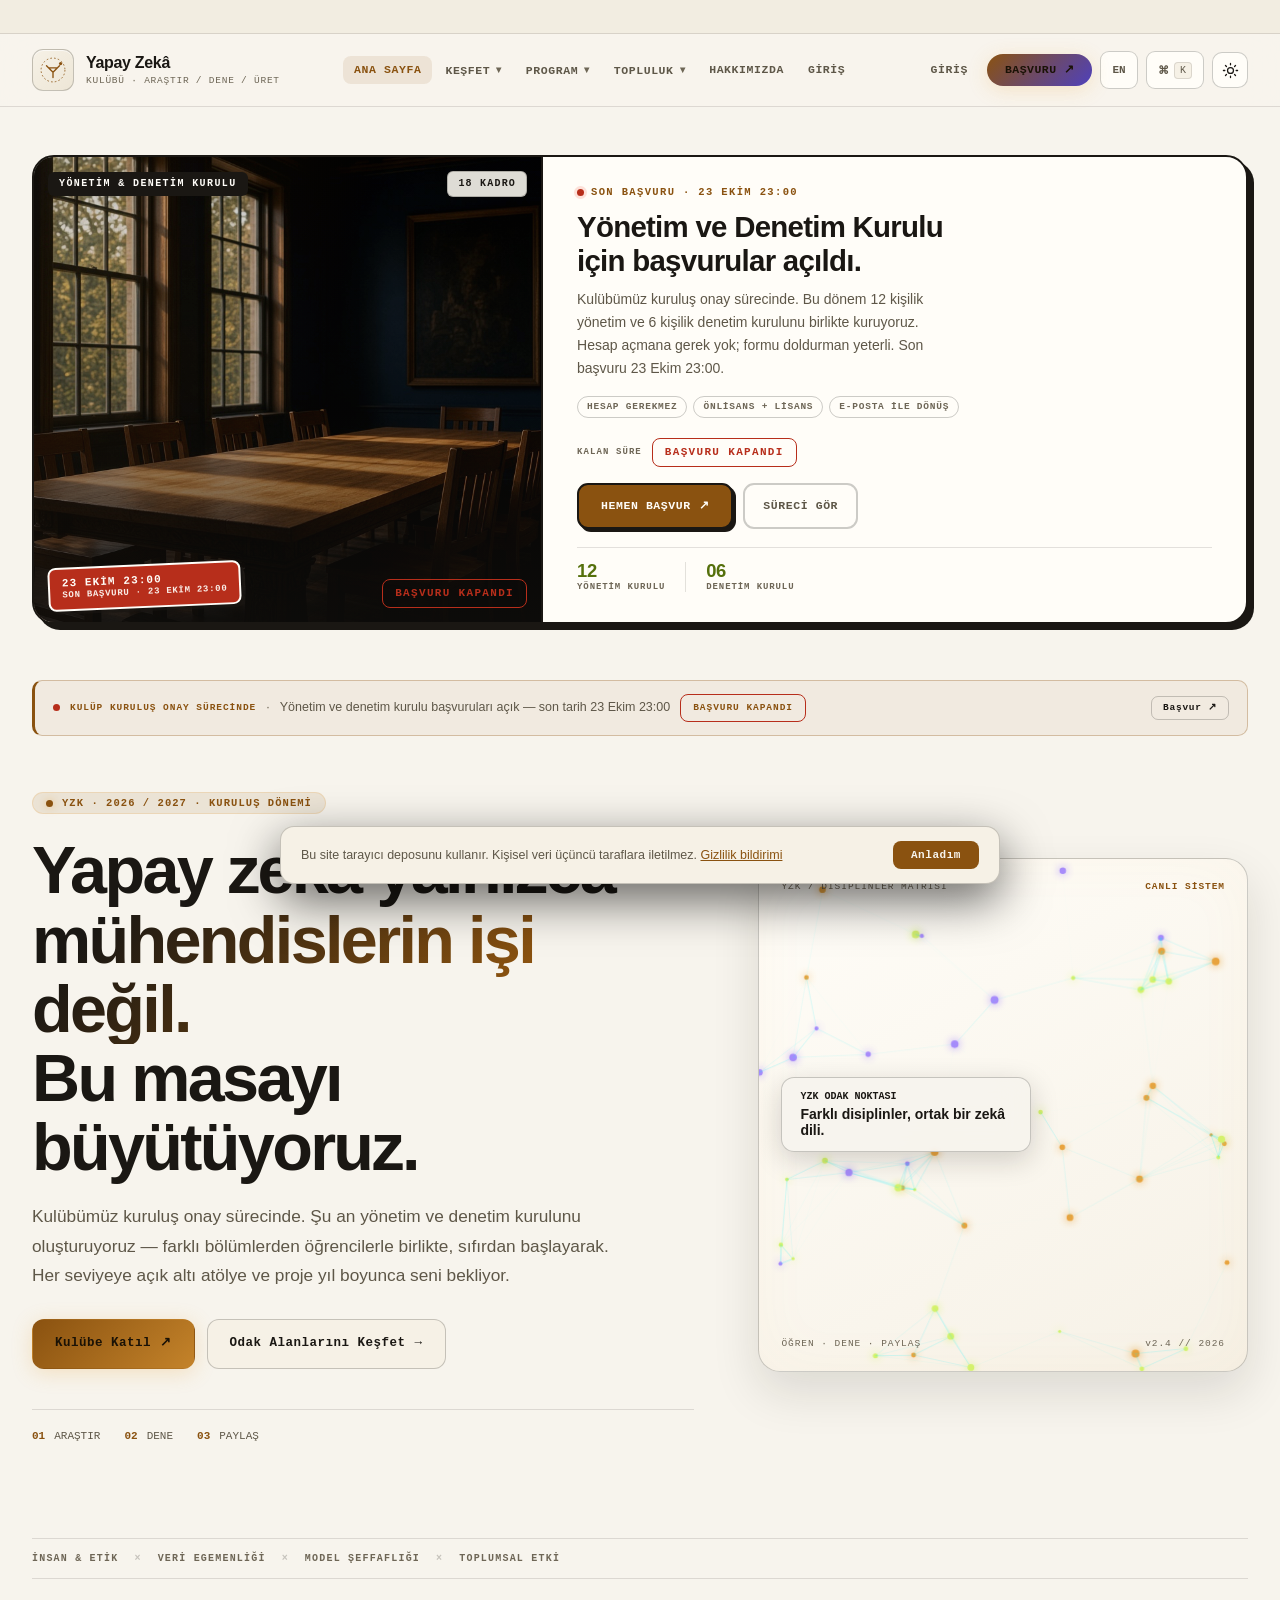
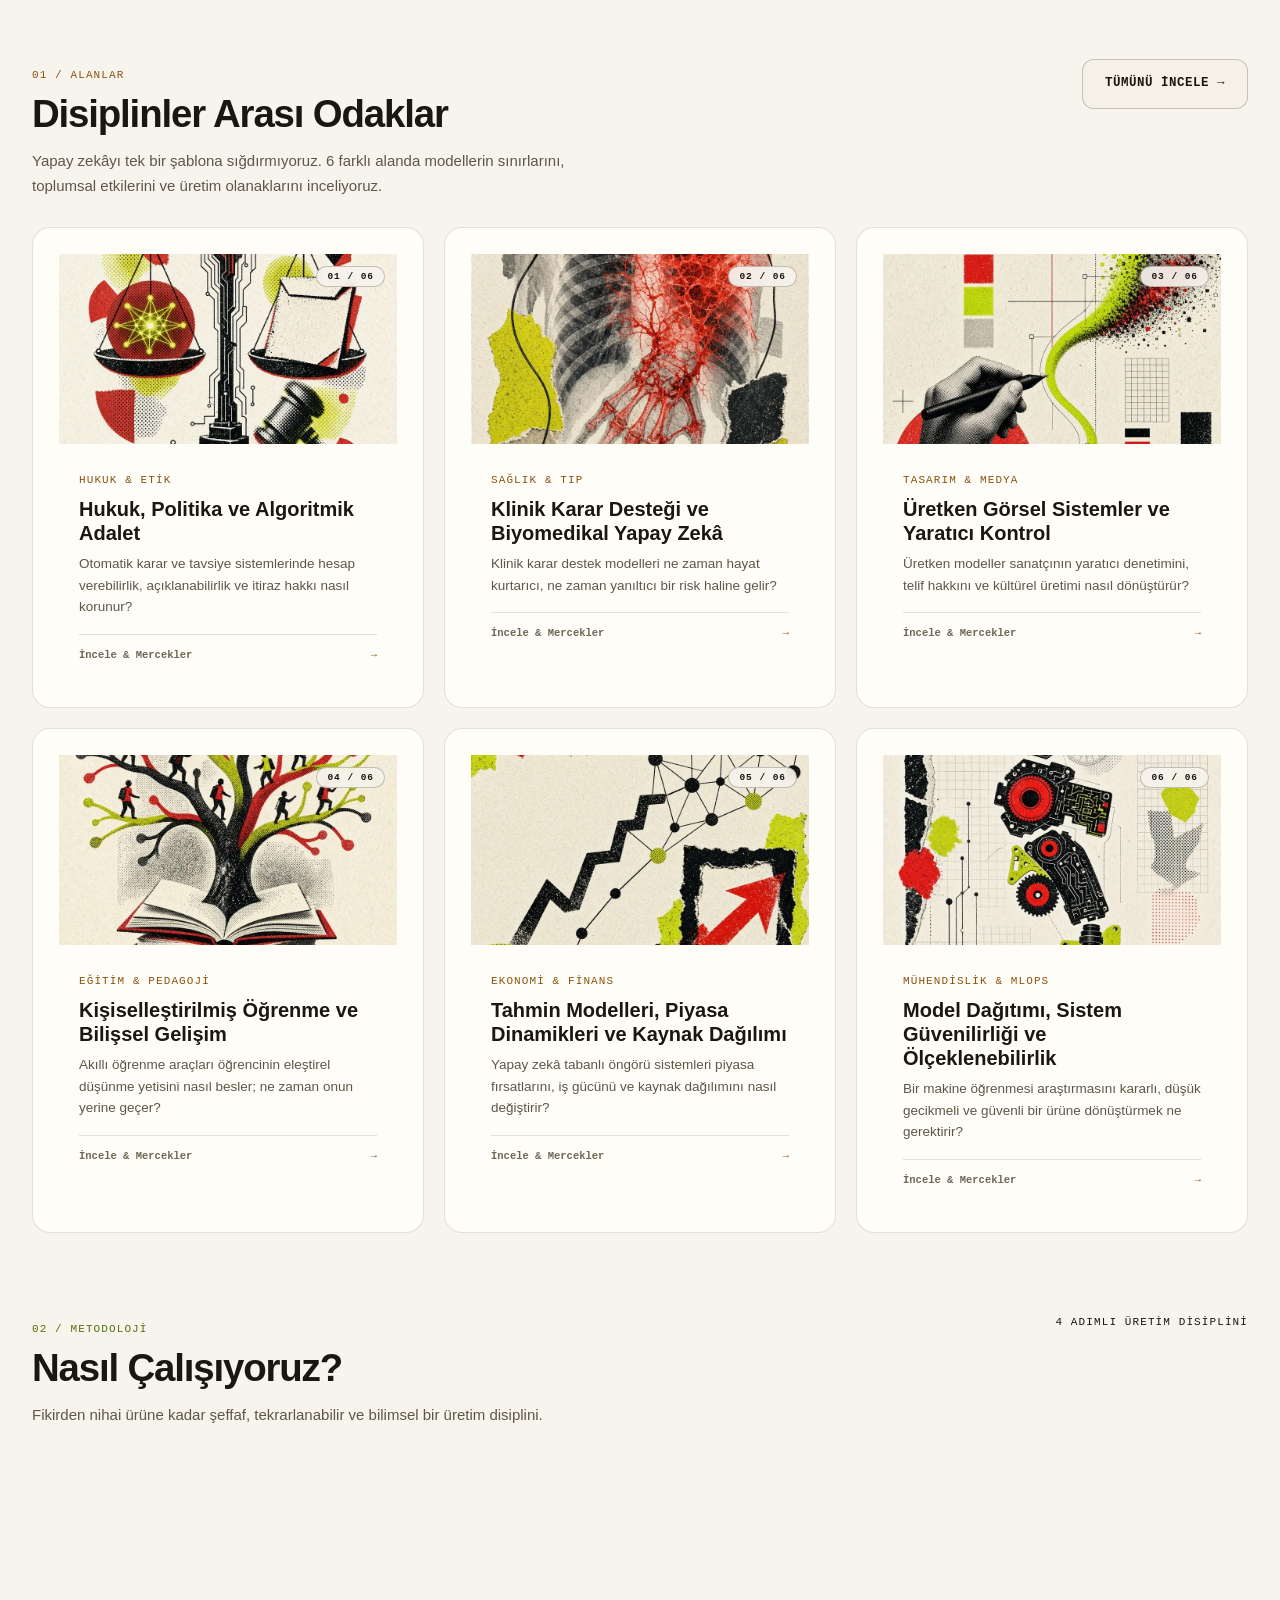
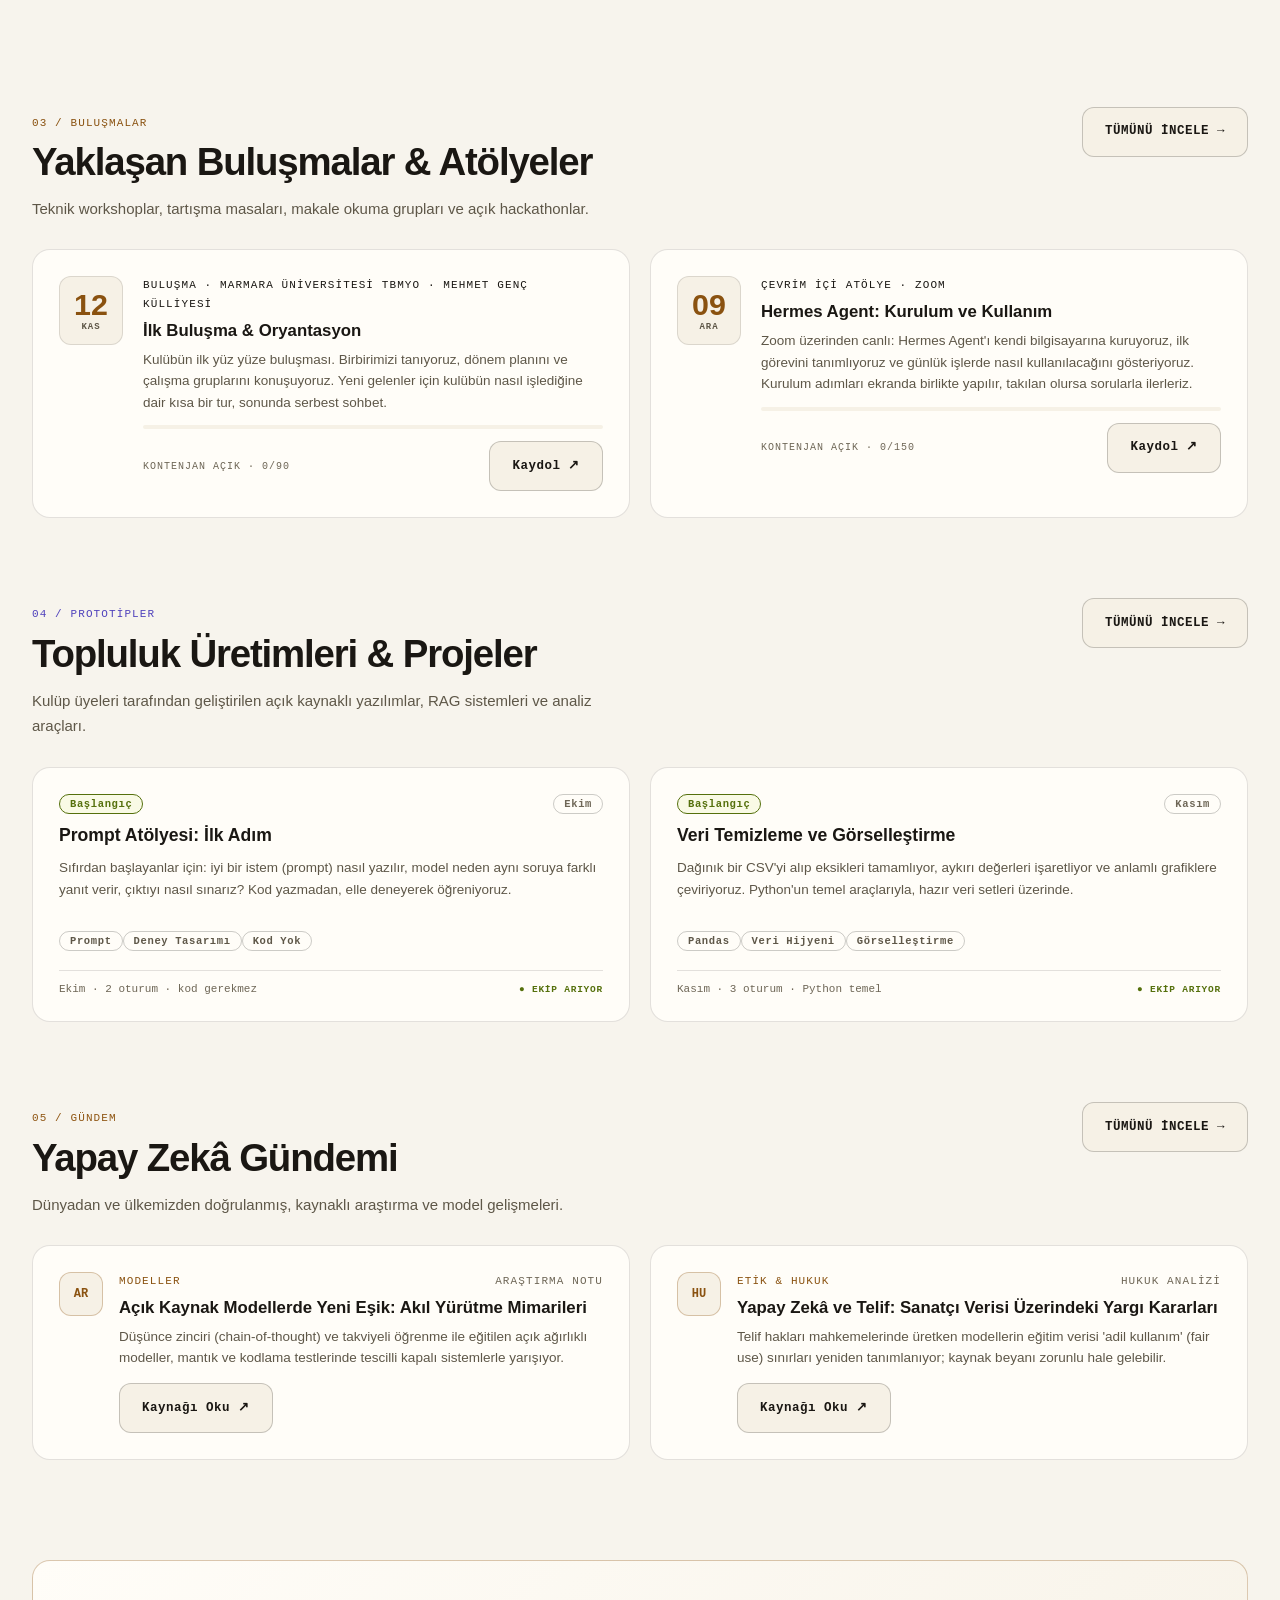
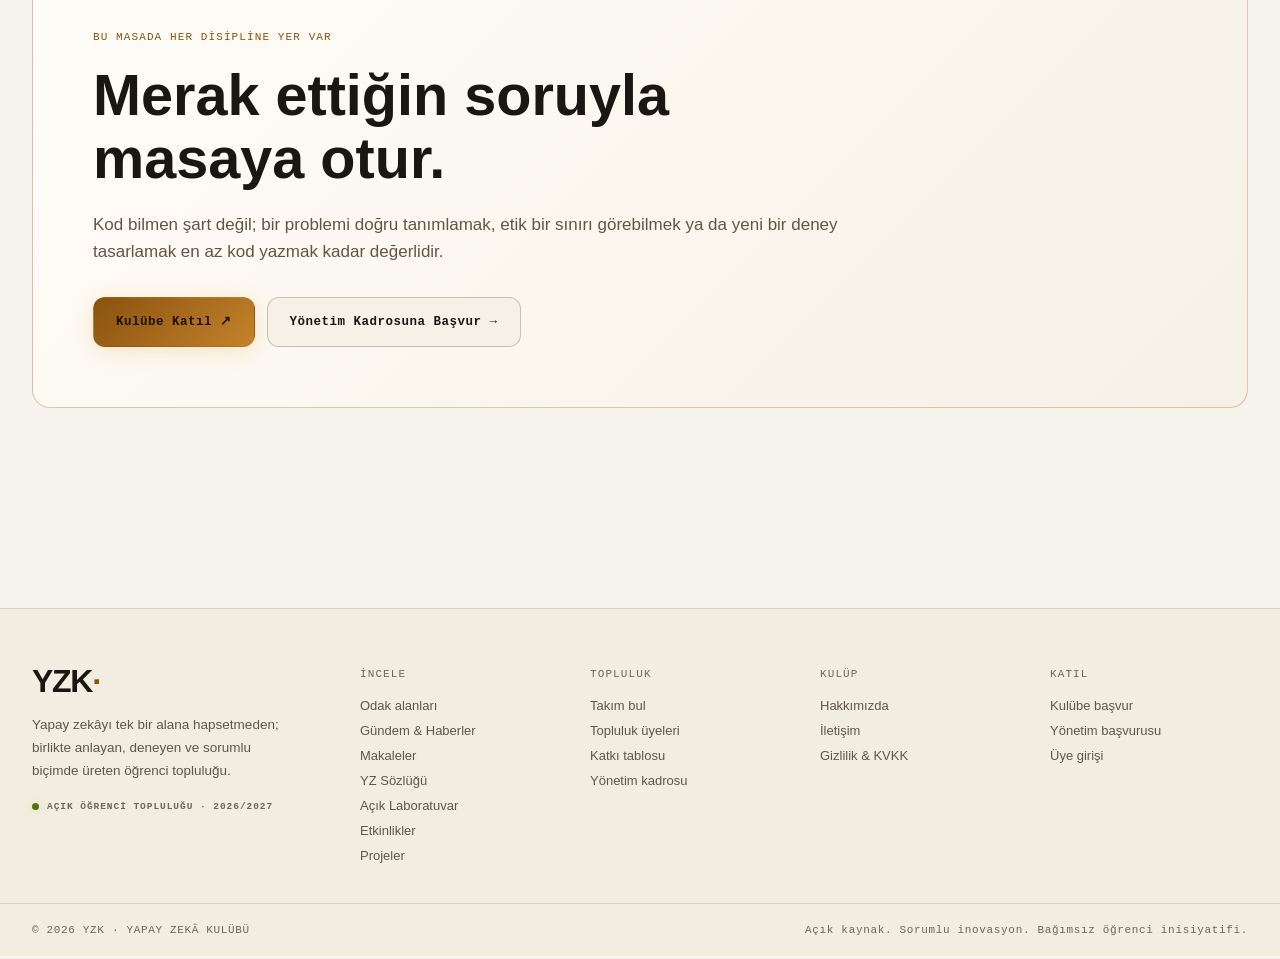
<file: index.html>
<!doctype html>
<html lang="tr" data-theme="dark">
<head>
<meta charset="utf-8">
<meta http-equiv="Content-Security-Policy" content="default-src 'self'; script-src 'self'; style-src 'self' 'unsafe-inline' https://fonts.googleapis.com; font-src 'self' https://fonts.gstatic.com; img-src 'self' data: blob:; connect-src 'self' https://*.supabase.co https://firestore.googleapis.com https://*.firebasedatabase.app; form-action 'self'; base-uri 'none'; object-src 'none'; upgrade-insecure-requests">
<meta name="referrer" content="strict-origin-when-cross-origin">
<meta http-equiv="X-Content-Type-Options" content="nosniff">
<meta name="viewport" content="width=device-width, initial-scale=1, viewport-fit=cover, interactive-widget=resizes-content">
<meta name="color-scheme" content="dark light">
<title>Yapay Zekâ Kulübü · YZK</title>
<meta name="description" content="Yapay zekâyı birlikte araştıran, deneyen ve sorumlu biçimde üreten disiplinler arası öğrenci topluluğu.">
<meta property="og:site_name" content="Yapay Zekâ Kulübü">
<meta property="og:title" content="Yapay Zekâ Kulübü · YZK">
<meta property="og:description" content="Araştıran, deneyen ve sorumlu üreten disiplinler arası öğrenci topluluğu. Marmara Üniversitesi TBMYO.">
<meta property="og:type" content="website">
<meta property="og:url" content="https://mirzakk.github.io/yapay-zeka-kulubu/">
<meta property="og:locale" content="tr_TR">
<meta property="og:image" content="https://mirzakk.github.io/yapay-zeka-kulubu/og.png">
<meta property="og:image:type" content="image/png">
<meta property="og:image:width" content="1200">
<meta property="og:image:height" content="630">
<meta property="og:image:alt" content="Yapay Zekâ Kulübü logosu — düğüm ağından oluşan yapay zekâ kıvılcımı">
<meta name="twitter:card" content="summary_large_image">
<meta name="twitter:title" content="Yapay Zekâ Kulübü · YZK">
<meta name="twitter:description" content="Araştıran, deneyen ve sorumlu üreten disiplinler arası öğrenci topluluğu.">
<meta name="twitter:image" content="https://mirzakk.github.io/yapay-zeka-kulubu/og.png">
<meta name="theme-color" content="#0E0D0B">
<link rel="manifest" href="./manifest.webmanifest">
<link rel="preconnect" href="https://fonts.googleapis.com">
<link rel="preconnect" href="https://fonts.gstatic.com" crossorigin>
<link href="https://fonts.googleapis.com/css2?family=JetBrains+Mono:wght@400;500;600;700&family=Plus+Jakarta+Sans:wght@400;500;600;700;800&family=Space+Grotesk:wght@500;600;700&display=swap" rel="stylesheet">
<link rel="icon" type="image/svg+xml" href="./icon.svg">
<link rel="icon" type="image/png" sizes="192x192" href="./icon-192.png">
<link rel="apple-touch-icon" sizes="180x180" href="./apple-touch-icon.png">
<link rel="stylesheet" href="./style.css">
<script src="./theme-boot.js"></script>
</head>
<body>
<div id="scroll-progress" class="scroll-progress" aria-hidden="true"></div>
<div id="ambient-glow" class="ambient-glow" aria-hidden="true"></div>

<a class="skip" href="#view" data-copy="skip">İçeriğe geç</a>

<!-- Frekans ve Canlı Durum Şeridi -->
<aside class="marquee" id="marquee" aria-hidden="true"></aside>

<!-- Üst Navigasyon Çubuğu -->
<header class="top">
  <div class="top-inner">
    <a href="#/" class="brand" id="brandEl" aria-label="Yapay Zekâ Kulübü ana sayfa">
      <span class="brand-mark" aria-hidden="true">
        <svg viewBox="0 0 48 48" focusable="false">
          <circle cx="24" cy="24" r="22" fill="none" stroke="currentColor" stroke-width="1.5" stroke-dasharray="3 4"/>
          <path d="M12 16 L24 28 L36 16 M24 28 L24 38 M16 20 L32 20" fill="none" stroke="currentColor" stroke-width="2.5" stroke-linecap="round" stroke-linejoin="round"/>
          <circle cx="38" cy="12" r="3" fill="var(--cyan)" class="brand-pulse"/>
        </svg>
      </span>
      <span class="brand-copy">
        <strong data-copy="brandShort">Yapay Zekâ</strong>
        <small data-copy="brandTag">KULÜBÜ · ARAŞTIR / DENE / ÜRET</small>
      </span>
    </a>

    <button id="menuBtn" class="menu-toggle" type="button" aria-expanded="false" aria-controls="nav" aria-label="Menüyü aç">
      <span>MENÜ</span><i aria-hidden="true"></i>
    </button>

    <nav class="nav" id="nav" aria-label="Ana menü">
      <a href="#/" data-nav="home">ANA SAYFA</a>

      <details class="nav-group">
        <summary><span data-copy="discover">KEŞFET</span><span class="arr-icon" aria-hidden="true">▾</span></summary>
        <div class="nav-menu">
          <a href="#/alanlar" data-nav="wall"><span class="menu-bullet">◆</span> ODAK ALANLARI</a>
          <a href="#/haberler" data-nav="news"><span class="menu-bullet">◆</span> GÜNDEM</a>
          <a href="#/makaleler" data-nav="papers"><span class="menu-bullet">◆</span> MAKALELER</a>
          <a href="#/sozluk" data-nav="dictionary"><span class="menu-bullet">◆</span> SÖZLÜK</a>
          <a href="#/laboratuvar" data-nav="lab"><span class="menu-bullet">◆</span> AÇIK LAB</a>
        </div>
      </details>

      <details class="nav-group">
        <summary><span data-copy="programNav">PROGRAM</span><span class="arr-icon" aria-hidden="true">▾</span></summary>
        <div class="nav-menu">
          <a href="#/etkinlikler" data-nav="evt"><span class="menu-bullet">◆</span> ETKİNLİKLER</a>
          <a href="#/projeler" data-nav="proj"><span class="menu-bullet">◆</span> PROJELER</a>
        </div>
      </details>

      <details class="nav-group">
        <summary><span data-copy="communityNav">TOPLULUK</span><span class="arr-icon" aria-hidden="true">▾</span></summary>
        <div class="nav-menu">
          <a href="#/takim-bul" data-nav="team"><span class="menu-bullet">◆</span> TAKIM BUL</a>
          <a href="#/uyeler" data-nav="members"><span class="menu-bullet">◆</span> ÜYELER</a>
          <a href="#/liderlik" data-nav="leaders"><span class="menu-bullet">◆</span> KATKILAR</a>
          <a href="#/yonetim" data-nav="board"><span class="menu-bullet">◆</span> YÖNETİM</a>
        </div>
      </details>

      <a href="#/hakkimizda" data-nav="about">HAKKIMIZDA</a>
      <a href="#/giris" class="mobile-login" data-nav="login">GİRİŞ</a>
      <button id="navCmdBtn" class="mobile-search" type="button" aria-label="Komut paletini aç">
        <span aria-hidden="true">⌕</span><span data-copy="search">Sitede ara</span>
      </button>
    </nav>

    <div class="top-actions">
      <a href="#/giris" class="login-link" data-nav="login">GİRİŞ</a>
      <a href="#/basvuru" class="nav-apply magnetic" data-nav="apply">BAŞVUR <span aria-hidden="true">↗</span></a>
      <button id="lang" class="chip" type="button" aria-label="Switch to English">EN</button>
      <button id="cmdBtn" class="chip cmd-chip" type="button" aria-label="Komut paletini aç">
        <span class="cmd-icon">⌘</span><kbd>K</kbd>
      </button>
      <button id="themeBtn" class="theme-toggle" type="button" aria-label="Temayı değiştir" title="Aydınlık / Karanlık">
        <svg class="ico-moon" viewBox="0 0 24 24" fill="none" stroke="currentColor" stroke-width="1.8" stroke-linecap="round" stroke-linejoin="round" aria-hidden="true">
          <path d="M21 12.8A9 9 0 1 1 11.2 3a7 7 0 0 0 9.8 9.8z"/>
        </svg>
        <svg class="ico-sun" viewBox="0 0 24 24" fill="none" stroke="currentColor" stroke-width="1.8" stroke-linecap="round" stroke-linejoin="round" aria-hidden="true">
          <circle cx="12" cy="12" r="4.2"/>
          <path d="M12 2v2M12 20v2M4.9 4.9l1.4 1.4M17.7 17.7l1.4 1.4M2 12h2M20 12h2M4.9 19.1l1.4-1.4M17.7 6.3l1.4-1.4"/>
        </svg>
      </button>
    </div>
  </div>
</header>

<!-- Ana Görünüm Alanı -->
<main id="view" tabindex="-1"></main>

<!-- Alt Bilgi / Footer -->
<footer class="foot">
  <div class="foot-top">
    <div class="foot-identity">
      <a href="#/" class="foot-brand">YZK<span class="foot-dot">·</span></a>
      <p class="foot-tagline" data-copy="footerTagline">Yapay zekâyı tek bir alana hapsetmeden; birlikte anlayan, deneyen ve sorumlu biçimde üreten öğrenci topluluğu.</p>
      <div class="foot-status">
        <span class="status-live-dot"></span>
        <span>AÇIK ÖĞRENCİ TOPLULUĞU · 2026/2027</span>
      </div>
    </div>
    <div class="foot-cols">
      <div>
        <p class="lab" data-copy="footerExplore">İNCELE</p>
        <a href="#/alanlar" data-copy="wall">Odak alanları</a>
        <a href="#/haberler" data-copy="news">Gündem</a>
        <a href="#/makaleler" data-copy="papers">Makaleler</a>
        <a href="#/sozluk" data-copy="dictionary">Sözlük</a>
        <a href="#/laboratuvar" data-copy="lab">Açık lab</a>
        <a href="#/etkinlikler" data-copy="events">Etkinlikler</a>
        <a href="#/projeler" data-copy="projects">Projeler</a>
      </div>
      <div>
        <p class="lab" data-copy="footerCommunity">TOPLULUK</p>
        <a href="#/takim-bul" data-copy="team">Takım bul</a>
        <a href="#/uyeler" data-copy="members">Üyeler</a>
        <a href="#/liderlik" data-copy="leaders">Katkılar</a>
        <a href="#/yonetim" data-copy="board">Yönetim</a>
      </div>
      <div>
        <p class="lab" data-copy="footerClub">KULÜP</p>
        <a href="#/hakkimizda" data-copy="about">Hakkımızda</a>
        <a href="#/iletisim" data-copy="contact">İletişim</a>
        <a href="#/kvkk" data-copy="legal">Gizlilik</a>
      </div>
      <div>
        <p class="lab" data-copy="footerAccess">KATIL</p>
        <a href="#/kayit" data-copy="join">Kulübe katıl</a>
        <a href="#/yk-basvuru" data-copy="boardApply">Yönetim kadrosuna başvur</a>
        <a href="#/giris" data-copy="login">Üye girişi</a>
      </div>
    </div>
  </div>
  <div class="foot-note">
    <span>© <span id="year"></span> YZK · YAPAY ZEKÂ KULÜBÜ</span>
    <span class="foot-subtext" data-copy="footerNote">Açık kaynak. Sorumlu inovasyon. Bağımsız öğrenci inisiyatifi.</span>
  </div>
</footer>

<!-- Komut Paleti (Ctrl + K) -->
<div class="palette" id="palette" hidden>
  <div class="palette-box" role="dialog" aria-modal="true" aria-label="Komut paleti">
    <div class="palette-search">
      <span class="palette-search-icon" aria-hidden="true">⌕</span>
      <input id="palInput" type="text" placeholder="Sayfa, odak alanı veya komut ara…" aria-controls="palList" autocomplete="off">
      <button id="paletteClose" class="palette-close" type="button" aria-label="Komut paletini kapat"><span class="pal-close-kbd">ESC</span><span class="pal-close-x" aria-hidden="true">✕</span></button>
    </div>
    <div class="pal-list" id="palList"></div>
    <div class="pal-footer">
      <span class="pal-hint-kbd"><kbd>↑</kbd> <kbd>↓</kbd> Gezin</span>
      <span class="pal-hint-kbd"><kbd>↵</kbd> Seç</span>
      <span class="pal-hint-kbd"><kbd>ESC</kbd> Kapat</span>
      <span class="pal-hint-touch">Bir sayfaya dokunarak git</span>
    </div>
  </div>
</div>

<script src="secure.js"></script>
<script src="sync.js"></script>
<script src="data.js"></script>
<script src="metrics.js"></script>
<script src="core.js"></script>
<script src="./boot.js"></script>
</body>
</html>
</file>
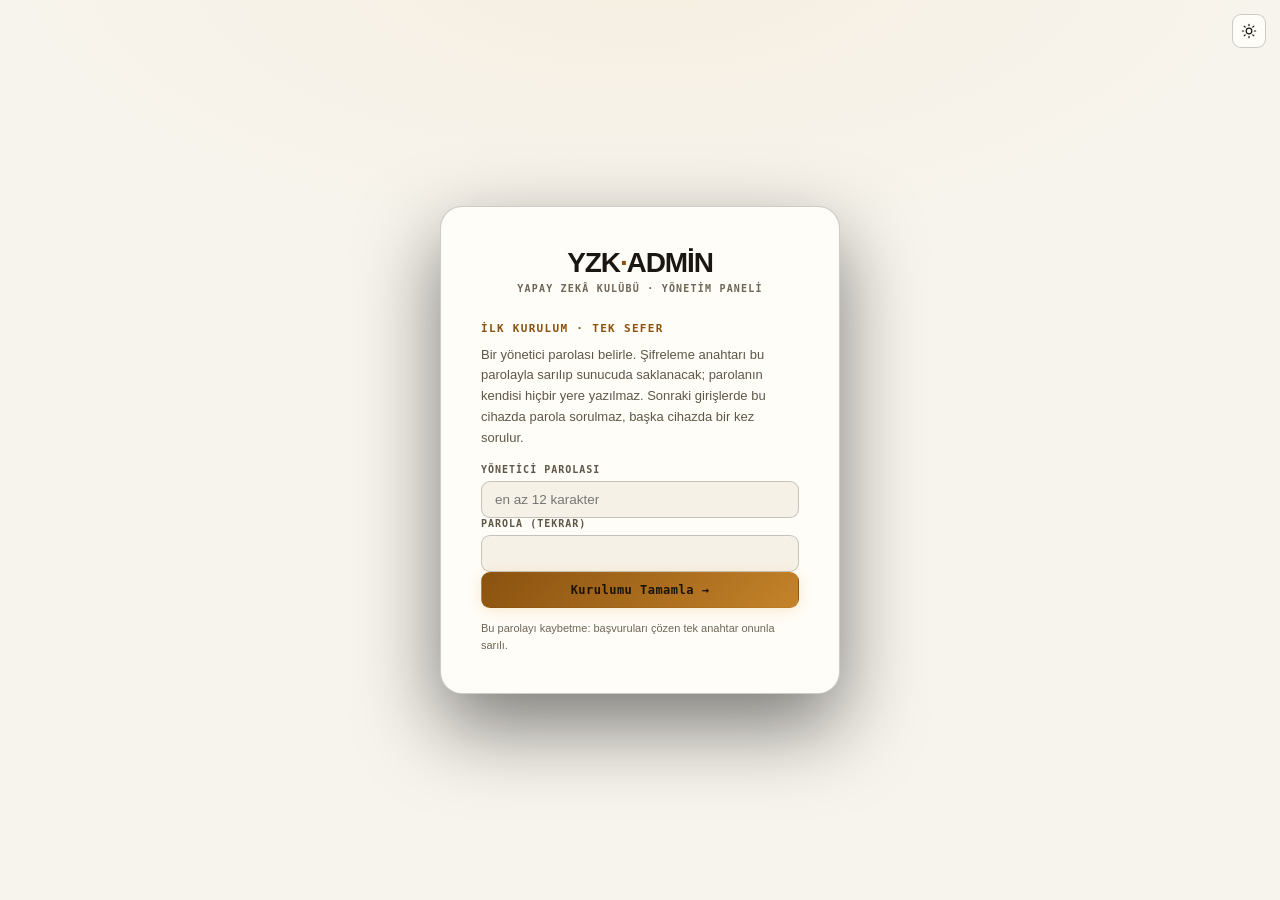
<file: admin.html>
<!doctype html>
<html lang="tr">
<head>
  <meta charset="utf-8">
<meta http-equiv="Content-Security-Policy" content="default-src 'self'; script-src 'self'; style-src 'self' 'unsafe-inline' https://fonts.googleapis.com; font-src 'self' https://fonts.gstatic.com; img-src 'self' data: blob:; connect-src 'self' https://*.supabase.co https://firestore.googleapis.com https://*.firebasedatabase.app; form-action 'self'; base-uri 'none'; object-src 'none'; upgrade-insecure-requests"><meta name="referrer" content="strict-origin-when-cross-origin"><meta http-equiv="X-Content-Type-Options" content="nosniff">
  <meta name="viewport" content="width=device-width, initial-scale=1, viewport-fit=cover, interactive-widget=resizes-content">
  <meta name="robots" content="noindex,nofollow">
  <title>YZK — Yönetim Paneli</title>
  <link rel="preconnect" href="https://fonts.googleapis.com">
  <link rel="preconnect" href="https://fonts.gstatic.com" crossorigin>
  <link href="https://fonts.googleapis.com/css2?family=JetBrains+Mono:wght@400;500;600;700&family=Plus+Jakarta+Sans:wght@400;500;600;700;800&family=Space+Grotesk:wght@500;600;700&display=swap" rel="stylesheet">
  <link rel="icon" type="image/svg+xml" href="./icon.svg">
<link rel="icon" type="image/png" sizes="192x192" href="./icon-192.png">
<link rel="apple-touch-icon" sizes="180x180" href="./apple-touch-icon.png">
  <link rel="stylesheet" href="./admin.css">
  <script src="./theme-boot.js"></script>
</head>
<body>

<!-- ═══════════════════════════════ LOGIN SCREEN ═══════════════════════════════ -->
<div id="loginScreen" class="admin-login">
  <div class="admin-login-card">
    <div class="admin-login-logo">
      <h1>YZK<span>·</span>ADMİN</h1>
      <p>YAPAY ZEKÂ KULÜBÜ · YÖNETİM PANELİ</p>
    </div>
    <button class="theme-toggle" id="themeBtnLogin" type="button" aria-label="Temayı değiştir" style="position:absolute;top:14px;right:14px;">
      <svg class="ico-moon" viewBox="0 0 24 24" fill="none" stroke="currentColor" stroke-width="1.8" stroke-linecap="round" stroke-linejoin="round" aria-hidden="true">
        <path d="M21 12.8A9 9 0 1 1 11.2 3a7 7 0 0 0 9.8 9.8z"/>
      </svg>
      <svg class="ico-sun" viewBox="0 0 24 24" fill="none" stroke="currentColor" stroke-width="1.8" stroke-linecap="round" stroke-linejoin="round" aria-hidden="true">
        <circle cx="12" cy="12" r="4.2"/>
        <path d="M12 2v2M12 20v2M4.9 4.9l1.4 1.4M17.7 17.7l1.4 1.4M2 12h2M20 12h2M4.9 19.1l1.4-1.4M17.7 6.3l1.4-1.4"/>
      </svg>
    </button>
    <form class="admin-login-form" id="loginForm">
      <div class="admin-field">
        <label for="adminPass" id="loginHint">YÖNETİCİ PAROLASI</label>
        <input type="password" id="adminPass" placeholder="Parola girin…" autocomplete="current-password" autofocus>
      </div>
      <div class="login-error" id="loginError">Parola hatalı. Lütfen tekrar deneyin.</div>
      <button type="submit" class="btn primary" style="width:100%;justify-content:center;">
        Panele Giriş Yap →
      </button>
      <a href="./index.html" style="text-align:center;font:600 11px var(--mono);color:var(--dim);display:block;">
        ← Ana Siteye Dön
      </a>
    </form>
  </div>
</div>

<!-- ═══════════════════════════════ ADMIN PANEL ═══════════════════════════════ -->
<div id="adminPanel" class="admin-wrap" hidden>

  <!-- Sidebar -->
  <aside class="admin-sidebar" id="adminSidebar">
    <div class="admin-sidebar-header">
      <div class="admin-logo">
        YZK<span>·</span>ADMİN
      </div>
      <div class="admin-subtitle">YÖNETİM PANELİ · 2026/2027</div>
    </div>

    <nav class="admin-nav">
      <div class="admin-nav-label">GENEL</div>
      <button class="admin-nav-item active" data-section="dashboard">
        <span class="nav-icon">📊</span> Dashboard
      </button>

      <div class="admin-nav-label">İÇERİK</div>
      <button class="admin-nav-item" data-section="projects">
        <span class="nav-icon">🚀</span> Projeler
        <span class="nav-badge" id="badgeProjects">0</span>
      </button>
      <button class="admin-nav-item" data-section="news">
        <span class="nav-icon">📰</span> Haberler
        <span class="nav-badge" id="badgeNews">0</span>
      </button>

      <div class="admin-nav-label">TOPLULUK</div>
      <button class="admin-nav-item" data-section="members">
        <span class="nav-icon">👥</span> Üyeler
        <span class="nav-badge" id="badgeMembers">0</span>
      </button>
      <button class="admin-nav-item" data-section="applications">
        <span class="nav-icon">📋</span> Başvurular
        <span class="nav-badge" id="badgeApps">0</span>
      </button>

      <div class="admin-nav-label">SİTE</div>
      <a class="admin-nav-item" href="./index.html" target="_blank" rel="noopener noreferrer" style="text-decoration:none;">
        <span class="nav-icon">🌐</span> Ana Siteyi Gör ↗
      </a>
    </nav>

    <div class="admin-sidebar-footer">
      <div class="admin-user-bar">
        <div class="admin-user-avatar">A</div>
        <div>
          <div class="admin-user-name">Admin</div>
          <div class="admin-user-role">Süper Kullanıcı</div>
        </div>
        <button class="admin-logout-btn" id="logoutBtn" title="Çıkış Yap">⏻</button>
      </div>
    </div>
  </aside>

  <!-- Main Content -->
  <main class="admin-main">
    <header class="admin-topbar">
      <div style="display:flex;align-items:center;gap:14px;">
        <button class="btn sm icon-only" id="sidebarToggle" style="display:none;">☰</button>
        <h1 id="topbarTitle">Dashboard</h1>
      </div>
      <div class="admin-topbar-actions">
        <span style="font:500 11px var(--mono);color:var(--dim);" id="adminClock"></span>
        <button class="theme-toggle" id="themeBtn" type="button" aria-label="Temayı değiştir" title="Aydınlık / Karanlık">
          <svg class="ico-moon" viewBox="0 0 24 24" fill="none" stroke="currentColor" stroke-width="1.8" stroke-linecap="round" stroke-linejoin="round" aria-hidden="true">
            <path d="M21 12.8A9 9 0 1 1 11.2 3a7 7 0 0 0 9.8 9.8z"/>
          </svg>
          <svg class="ico-sun" viewBox="0 0 24 24" fill="none" stroke="currentColor" stroke-width="1.8" stroke-linecap="round" stroke-linejoin="round" aria-hidden="true">
            <circle cx="12" cy="12" r="4.2"/>
            <path d="M12 2v2M12 20v2M4.9 4.9l1.4 1.4M17.7 17.7l1.4 1.4M2 12h2M20 12h2M4.9 19.1l1.4-1.4M17.7 6.3l1.4-1.4"/>
          </svg>
        </button>
      </div>
    </header>

    <div class="admin-content">

      <!-- ── DASHBOARD ── -->
      <section class="admin-section active" id="sec-dashboard">
        <div class="admin-stat-grid">
          <div class="admin-stat" style="--grad:linear-gradient(90deg,var(--cyan),var(--violet));">
            <span class="admin-stat-icon">🚀</span>
            <div class="admin-stat-value" id="statProjects">0</div>
            <div class="admin-stat-label">TOPLAM PROJE</div>
          </div>
          <div class="admin-stat" style="--grad:linear-gradient(90deg,var(--amber),var(--rose));">
            <span class="admin-stat-icon">📰</span>
            <div class="admin-stat-value" id="statNews">0</div>
            <div class="admin-stat-label">HABER KAYDI</div>
          </div>
          <div class="admin-stat" style="--grad:linear-gradient(90deg,var(--lime),var(--cyan));">
            <span class="admin-stat-icon">👥</span>
            <div class="admin-stat-value" id="statMembers">0</div>
            <div class="admin-stat-label">KAYITLI ÜYE</div>
          </div>
          <div class="admin-stat" style="--grad:linear-gradient(90deg,var(--violet),var(--rose));">
            <span class="admin-stat-icon">📋</span>
            <div class="admin-stat-value" id="statApps">0</div>
            <div class="admin-stat-label">BAŞVURU</div>
          </div>
        </div>

        <div class="admin-table-wrap">
          <div class="admin-table-header">
            <h2>Son Başvurular</h2>
            <button class="btn sm" data-act="switchSection" data-arg="applications">Tümünü Gör →</button>
          </div>
          <div class="admin-table-overflow">
            <table>
              <thead><tr><th>AD SOYAD</th><th>E-POSTA</th><th>BÖLÜM</th><th>TÜR</th><th>DURUM</th></tr></thead>
              <tbody id="dashAppsTable"><tr><td colspan="5" style="text-align:center;color:var(--dim);padding:28px;">Henüz başvuru yok.</td></tr></tbody>
            </table>
          </div>
        </div>
      </section>

      <!-- ── PROJECTS ── -->
      <section class="admin-section" id="sec-projects">
        <div class="admin-table-wrap">
          <div class="admin-table-header">
            <h2>Projeler</h2>
            <div style="display:flex;gap:8px;align-items:center;flex-wrap:wrap;">
              <input type="search" class="admin-search" id="searchProjects" placeholder="Proje ara…">
              <button class="btn primary sm" id="addProjectBtn">+ Yeni Proje</button>
            </div>
          </div>
          <div class="admin-table-overflow">
            <table>
              <thead><tr><th>BAŞLIK</th><th>KATEGORİ</th><th>DURUM</th><th>EKIP</th><th>ETİKETLER</th><th>İŞLEMLER</th></tr></thead>
              <tbody id="projectsTable"></tbody>
            </table>
          </div>
        </div>
      </section>

      <!-- ── NEWS ── -->
      <section class="admin-section" id="sec-news">
        <div class="admin-table-wrap">
          <div class="admin-table-header">
            <h2>Haberler</h2>
            <div style="display:flex;gap:8px;align-items:center;flex-wrap:wrap;">
              <input type="search" class="admin-search" id="searchNews" placeholder="Haber ara…">
              <button class="btn primary sm" id="addNewsBtn">+ Yeni Haber</button>
            </div>
          </div>
          <div class="admin-table-overflow">
            <table>
              <thead><tr><th>BAŞLIK</th><th>KATEGORİ</th><th>KAYNAK</th><th>ÖZET</th><th>BAĞLANTI</th><th>İŞLEMLER</th></tr></thead>
              <tbody id="newsTable"></tbody>
            </table>
          </div>
        </div>
      </section>

      <!-- ── MEMBERS ── -->
      <section class="admin-section" id="sec-members">
        <div class="admin-table-wrap">
          <div class="admin-table-header">
            <h2>Üyeler</h2>
            <div style="display:flex;gap:8px;align-items:center;flex-wrap:wrap;">
              <input type="search" class="admin-search" id="searchMembers" placeholder="Üye ara…">
              <button class="btn primary sm" id="addMemberBtn">+ Yeni Üye</button>
            </div>
          </div>
          <div class="admin-table-overflow">
            <table>
              <thead><tr><th>AD SOYAD</th><th>BÖLÜM</th><th>UZMANLIK</th><th>İŞLEMLER</th></tr></thead>
              <tbody id="membersTable"></tbody>
            </table>
          </div>
        </div>
      </section>

      <!-- ── APPLICATIONS ── -->
      <section class="admin-section" id="sec-applications">

        <!-- Başvuru şifresi: tek seferlik kurulum, sonrası yalnızca parola -->
        <div id="appsLockBar" class="admin-lockbar" hidden>
          <div class="admin-lockbar-text">
            <b id="lockTitle">Başvuruları aç</b>
            <p id="lockDesc">Yönetici parolanı gir; kayıtlar bu cihazda çözülür. Parola sunucuda saklanmaz.</p>
          </div>

          <!-- Kurulum sonrası: yalnızca parola -->
          <form class="admin-lockbar-actions" id="unlockForm" hidden>
            <input type="password" id="keyPass" class="admin-lockpass" placeholder="Yönetici parolası" autocomplete="current-password">
            <button class="btn sm primary" id="unlockBtn" type="submit">Kilidi Aç</button>
          </form>

          <div id="unlockMsg" class="admin-lockmsg"></div>
        </div>

        <div class="apps-stat-row">
          <div class="apps-stat">
            <b id="appStatTotal">0</b>
            <span>TOPLAM BAŞVURU</span>
          </div>
          <div class="apps-stat">
            <b id="appStatBoard">0</b>
            <span>YÖNETİM KURULU</span>
          </div>
          <div class="apps-stat">
            <b id="appStatAudit">0</b>
            <span>DENETİM KURULU</span>
          </div>
          <div class="apps-stat">
            <b id="appStatPending">0</b>
            <span>BEKLEYEN</span>
          </div>
          <div class="apps-stat">
            <b id="appStatToday">0</b>
            <span>BUGÜN</span>
          </div>
        </div>

        <div class="admin-table-wrap">
          <div class="admin-table-header">
            <h2>Başvurular</h2>
            <div style="display:flex;gap:8px;align-items:center;flex-wrap:wrap;">
              <input type="search" class="admin-search" id="searchApps" placeholder="Ad, e-posta, bölüm ara…">
              <button class="btn sm" id="pullBtn" type="button" title="Sunucudan çek ve yerel bayat kopyaları temizle">Sunucudan Çek ⟳</button>
              <button class="btn sm" id="backupBtn" type="button" title="Şifreli zarfları dosyaya yedekle">Yedek ↓</button>
              <button class="btn sm" id="exportCsvBtn" type="button">CSV İndir ↓</button>
            </div>
          </div>

          <div class="apps-filter-tabs">
            <button class="apps-filter active" data-appfilter="all">Tümü</button>
            <button class="apps-filter" data-appfilter="pending">Bekleyen</button>
            <button class="apps-filter" data-appfilter="approved">Onaylanan</button>
            <button class="apps-filter" data-appfilter="rejected">Reddedilen</button>
            <button class="apps-filter" data-appfilter="board">Yönetim</button>
            <button class="apps-filter" data-appfilter="audit">Denetim</button>
          </div>

          <div class="admin-table-overflow">
            <table>
              <thead>
                <tr>
                  <th>AD SOYAD</th>
                  <th>E-POSTA</th>
                  <th>POZİSYON</th>
                  <th>BÖLÜM</th>
                  <th>TARİH</th>
                  <th>DURUM</th>
                  <th>İŞLEMLER</th>
                </tr>
              </thead>
              <tbody id="appsTable"></tbody>
            </table>
          </div>
        </div>
      </section>

    </div><!-- /admin-content -->
  </main>
</div><!-- /admin-wrap -->

<!-- ═══════════════════════════════ APPLICATION DETAIL MODAL ═══════════════════════════════ -->
<div class="admin-modal-overlay" id="appDetailModal" hidden>
  <div class="admin-modal" style="max-width:720px;">
    <h2 id="appDetailTitle">Başvuru Detayı</h2>
    <div id="appDetailBody" style="display:grid;gap:14px;margin-top:18px;"></div>
    <div class="admin-modal-footer">
      <button type="button" class="btn" data-act="closeModal" data-arg="appDetailModal">Kapat</button>
      <button type="button" class="btn" style="color:var(--amber);border-color:rgba(240,149,74,.35);" id="appDetailReject">Reddet</button>
      <button type="button" class="btn primary" id="appDetailApprove">Onayla</button>
    </div>
  </div>
</div>

<!-- ═══════════════════════════════ PROJECT MODAL ═══════════════════════════════ -->
<div class="admin-modal-overlay" id="projectModal" hidden>
  <div class="admin-modal">
    <h2 id="projectModalTitle">Yeni Proje Ekle</h2>
    <form class="admin-form" id="projectForm">
      <input type="hidden" id="pId">
      <div class="admin-field">
        <label for="pTitle">PROJE BAŞLIĞI *</label>
        <input type="text" id="pTitle" required placeholder="Proje adını girin">
      </div>
      <div class="admin-field">
        <label for="pDesc">AÇIKLAMA *</label>
        <textarea id="pDesc" required rows="4" placeholder="Projeyi kısaca açıklayın…"></textarea>
      </div>
      <div style="display:grid;grid-template-columns:1fr 1fr;gap:12px;">
        <div class="admin-field">
          <label for="pCat">KATEGORİ</label>
          <input type="text" id="pCat" placeholder="Hukuk & NLP">
        </div>
        <div class="admin-field">
          <label for="pStatus">DURUM</label>
          <select id="pStatus">
            <option value="open">Açık (Ekip Arıyor)</option>
            <option value="active">Aktif</option>
            <option value="completed">Tamamlandı</option>
          </select>
        </div>
      </div>
      <div class="admin-field">
        <label for="pTeam">EKIP</label>
        <input type="text" id="pTeam" placeholder="3 üye · PyTorch, Python">
      </div>
      <div class="admin-field">
        <label for="pTags">ETİKETLER (virgülle ayırın)</label>
        <input type="text" id="pTags" placeholder="RAG, Hukuk, Llama-3">
      </div>
      <div class="admin-modal-footer">
        <button type="button" class="btn" data-act="closeModal" data-arg="projectModal">İptal</button>
        <button type="submit" class="btn primary">Kaydet</button>
      </div>
    </form>
  </div>
</div>

<!-- ═══════════════════════════════ NEWS MODAL ═══════════════════════════════ -->
<div class="admin-modal-overlay" id="newsModal" hidden>
  <div class="admin-modal">
    <h2 id="newsModalTitle">Yeni Haber Ekle</h2>
    <form class="admin-form" id="newsForm">
      <input type="hidden" id="nId">
      <div class="admin-field">
        <label for="nTitle">BAŞLIK *</label>
        <input type="text" id="nTitle" required placeholder="Haber başlığı">
      </div>
      <div class="admin-field">
        <label for="nWhy">ÖZET / NEDEN ÖNEMLİ *</label>
        <textarea id="nWhy" required rows="3" placeholder="Haberin özeti veya önemi…"></textarea>
      </div>
      <div style="display:grid;grid-template-columns:1fr 1fr;gap:12px;">
        <div class="admin-field">
          <label for="nCat">KATEGORİ</label>
          <input type="text" id="nCat" placeholder="Modeller">
        </div>
        <div class="admin-field">
          <label for="nSrc">KAYNAK</label>
          <input type="text" id="nSrc" placeholder="arXiv, The Verge…">
        </div>
      </div>
      <div class="admin-field">
        <label for="nUrl">BAĞLANTI URL</label>
        <input type="url" id="nUrl" placeholder="https://arxiv.org/abs/…">
      </div>
      <div class="admin-modal-footer">
        <button type="button" class="btn" data-act="closeModal" data-arg="newsModal">İptal</button>
        <button type="submit" class="btn primary">Kaydet</button>
      </div>
    </form>
  </div>
</div>

<!-- ═══════════════════════════════ MEMBER MODAL ═══════════════════════════════ -->
<div class="admin-modal-overlay" id="memberModal" hidden>
  <div class="admin-modal">
    <h2 id="memberModalTitle">Yeni Üye Ekle</h2>
    <form class="admin-form" id="memberForm">
      <input type="hidden" id="mId">
      <div class="admin-field">
        <label for="mName">AD SOYAD *</label>
        <input type="text" id="mName" required placeholder="Tam ad">
      </div>
      <div class="admin-field">
        <label for="mDept">BÖLÜM / FAKÜLTE</label>
        <input type="text" id="mDept" placeholder="Bilgisayar Mühendisliği · 3. Sınıf">
      </div>
      <div class="admin-field">
        <label for="mSkills">UZMANLIK (virgülle ayırın)</label>
        <input type="text" id="mSkills" placeholder="PyTorch, RAG, MLOps">
      </div>
      <div class="admin-modal-footer">
        <button type="button" class="btn" data-act="closeModal" data-arg="memberModal">İptal</button>
        <button type="submit" class="btn primary">Kaydet</button>
      </div>
    </form>
  </div>
</div>

<script src="./secure.js"></script>
<script src="./sync.js"></script>
<script src="./data.js"></script>
<script src="./admin.js"></script>
</body>
</html>
</file>
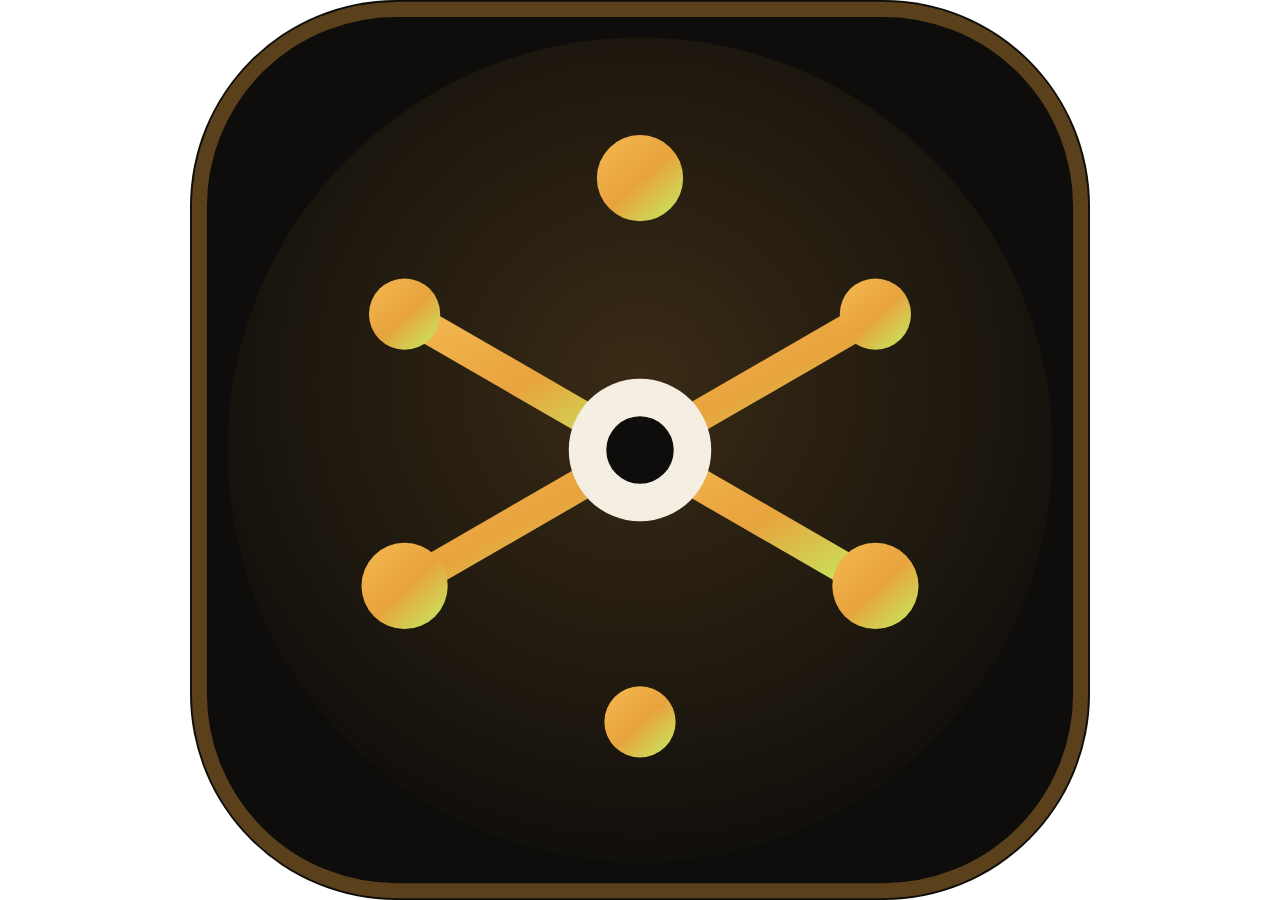
<file: tools/icon.html>
<!doctype html>
<html><head><meta charset="utf-8">
<style>
  *{margin:0;padding:0;box-sizing:border-box}
  html,body{width:100%;height:100%;background:transparent;overflow:hidden}
  svg{width:100vmin;height:100vmin;display:block;margin:auto}
  body{display:flex;align-items:center;justify-content:center}
</style></head>
<body><svg xmlns="http://www.w3.org/2000/svg" viewBox="0 0 96 96" role="img" aria-label="Yapay Zekâ Kulübü">
  <defs>
    <linearGradient id="yz2" x1="12%" y1="8%" x2="88%" y2="92%">
      <stop offset="0%" stop-color="#F2B44E"/>
      <stop offset="52%" stop-color="#E8A33D"/>
      <stop offset="100%" stop-color="#C9E05C"/>
    </linearGradient>
    <radialGradient id="glow2" cx="50%" cy="42%" r="62%">
      <stop offset="0%" stop-color="#E8A33D" stop-opacity="0.20"/>
      <stop offset="100%" stop-color="#E8A33D" stop-opacity="0"/>
    </radialGradient>
  </defs>
  <rect width="96" height="96" rx="22" fill="#0E0D0B"/>
  <rect x="1" y="1" width="94" height="94" rx="21" fill="none" stroke="#E8A33D" stroke-opacity="0.35" stroke-width="1.6"/>
  <circle cx="48" cy="48" r="44" fill="url(#glow2)"/>
  <g stroke="url(#yz2)" stroke-width="3.4" stroke-linecap="round">
    <line x1="48" y1="48" x2="48.00" y2="19.00" /><line x1="48" y1="48" x2="73.11" y2="33.50" /><line x1="48" y1="48" x2="73.11" y2="62.50" /><line x1="48" y1="48" x2="48.00" y2="77.00" /><line x1="48" y1="48" x2="22.89" y2="62.50" /><line x1="48" y1="48" x2="22.89" y2="33.50" />
  </g>
  <g fill="url(#yz2)">
    <circle cx="48.00" cy="19.00" r="4.6"/><circle cx="73.11" cy="33.50" r="3.8"/><circle cx="73.11" cy="62.50" r="4.6"/><circle cx="48.00" cy="77.00" r="3.8"/><circle cx="22.89" cy="62.50" r="4.6"/><circle cx="22.89" cy="33.50" r="3.8"/>
  </g>
  <circle cx="48" cy="48" r="7.6" fill="#F5EFE3"/>
  <circle cx="48" cy="48" r="3.6" fill="#0E0D0B"/>
</svg>
</body></html>
</file>
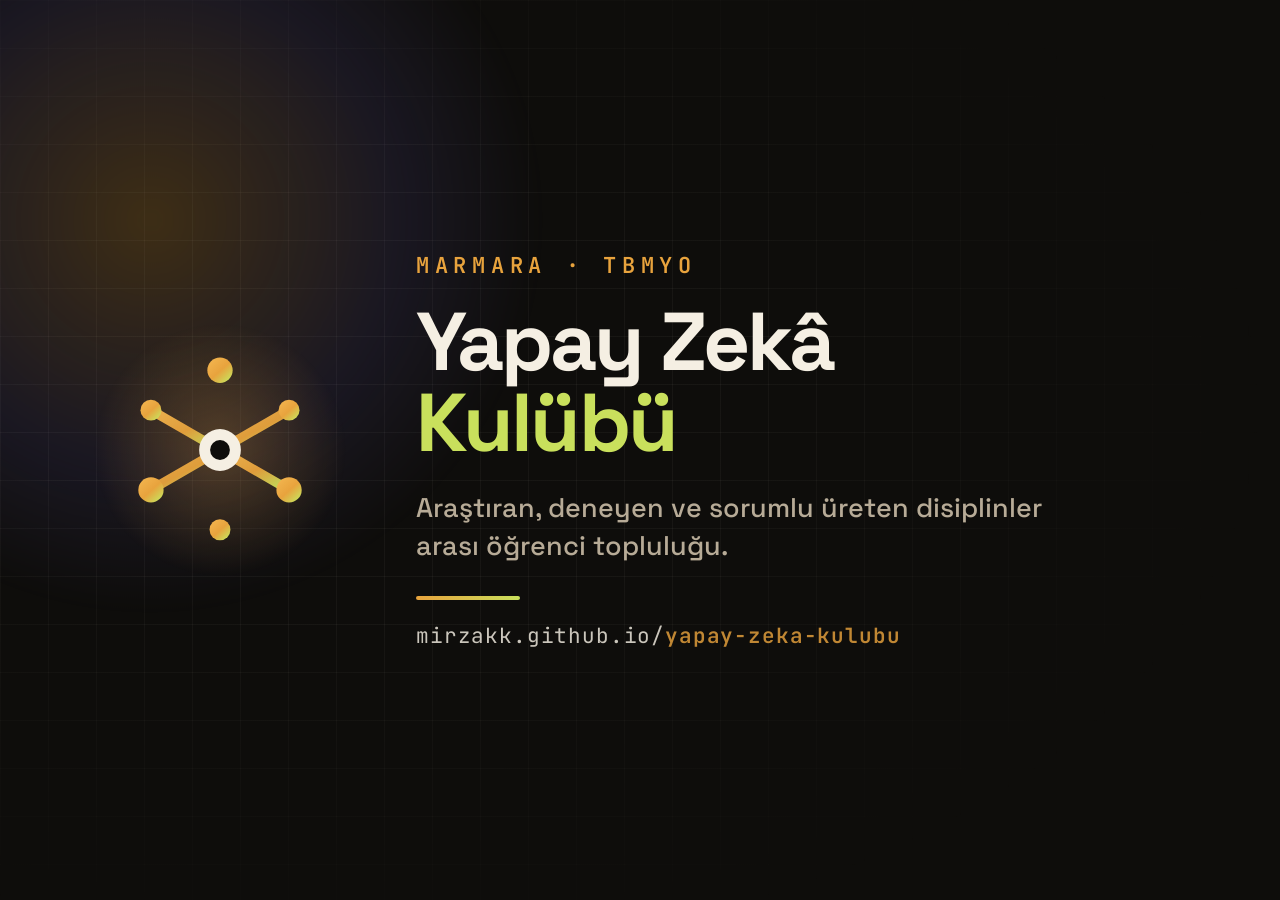
<file: tools/og.html>
<!doctype html>
<html lang="tr">
<head>
<meta charset="utf-8">
<title>YZK · paylaşım kartı</title>
<link href="https://fonts.googleapis.com/css2?family=Space+Grotesk:wght@500;600;700&family=JetBrains+Mono:wght@400;600&display=swap" rel="stylesheet">
<style>
  * { margin:0; padding:0; box-sizing:border-box; }
  html, body { width:100%; height:100%; }
  body {
    background:#0E0D0B; color:#F5EFE3; overflow:hidden;
    font-family:"Space Grotesk", system-ui, sans-serif;
    display:flex; align-items:center;
  }
  /* ince ızgara + sıcak ışık */
  .grid {
    position:fixed; inset:0;
    background-image:
      linear-gradient(rgba(245,239,227,0.045) 1px, transparent 1px),
      linear-gradient(90deg, rgba(245,239,227,0.045) 1px, transparent 1px);
    background-size:48px 48px;
    mask-image:radial-gradient(ellipse 90% 80% at 30% 45%, #000 30%, transparent 78%);
  }
  .glow {
    position:fixed; width:820px; height:820px; left:-260px; top:-190px;
    background:radial-gradient(circle, rgba(232,163,61,0.22) 0%, rgba(139,123,240,0.10) 42%, transparent 68%);
    filter:blur(6px);
  }
  .wrap {
    position:relative; display:flex; align-items:center; gap:64px;
    padding:0 88px; width:100%;
  }
  .mark { width:264px; height:264px; flex:0 0 auto; }
  .mark svg { width:100%; height:100%; display:block; }

  .txt { min-width:0; }
  .kicker {
    font-family:"JetBrains Mono", monospace; font-size:22px; font-weight:600;
    letter-spacing:0.26em; color:#E8A33D; margin-bottom:22px;
  }
  h1 {
    font-size:82px; line-height:0.98; font-weight:700; letter-spacing:-0.035em;
    margin-bottom:26px;
  }
  h1 em { font-style:normal; color:#C9E05C; }
  p {
    font-size:27px; line-height:1.42; color:#B7AB97; max-width:660px; font-weight:500;
  }
  .rule { width:104px; height:4px; background:linear-gradient(90deg,#E8A33D,#C9E05C); margin:30px 0 22px; border-radius:2px; }
  .url {
    font-family:"JetBrains Mono", monospace; font-size:21px; letter-spacing:0.04em;
    color:#F5EFE3; opacity:0.82;
  }
  .url b { color:#E8A33D; font-weight:600; }
</style>
</head>
<body>
<div class="grid"></div><div class="glow"></div>
<div class="wrap">
  <div class="mark">
    <svg xmlns="http://www.w3.org/2000/svg" viewBox="0 0 96 96" role="img" aria-label="YZK">
  <defs>
    <linearGradient id="yz" x1="12%" y1="8%" x2="88%" y2="92%">
      <stop offset="0%" stop-color="#F2B44E"/>
      <stop offset="52%" stop-color="#E8A33D"/>
      <stop offset="100%" stop-color="#C9E05C"/>
    </linearGradient>
    <radialGradient id="glow" cx="50%" cy="50%" r="50%">
      <stop offset="0%" stop-color="#E8A33D" stop-opacity="0.28"/>
      <stop offset="100%" stop-color="#E8A33D" stop-opacity="0"/>
    </radialGradient>
  </defs>
  <circle cx="48" cy="48" r="46" fill="url(#glow)"/>
  <g stroke="url(#yz)" stroke-width="3.4" stroke-linecap="round" opacity="0.95">
    <line x1="48" y1="48" x2="48.00" y2="19.00" /><line x1="48" y1="48" x2="73.11" y2="33.50" /><line x1="48" y1="48" x2="73.11" y2="62.50" /><line x1="48" y1="48" x2="48.00" y2="77.00" /><line x1="48" y1="48" x2="22.89" y2="62.50" /><line x1="48" y1="48" x2="22.89" y2="33.50" />
  </g>
  <g fill="url(#yz)">
    <circle cx="48.00" cy="19.00" r="4.6"/><circle cx="73.11" cy="33.50" r="3.8"/><circle cx="73.11" cy="62.50" r="4.6"/><circle cx="48.00" cy="77.00" r="3.8"/><circle cx="22.89" cy="62.50" r="4.6"/><circle cx="22.89" cy="33.50" r="3.8"/>
  </g>
  <circle cx="48" cy="48" r="7.6" fill="#F5EFE3"/>
  <circle cx="48" cy="48" r="3.6" fill="#0E0D0B"/>
</svg>

  </div>
  <div class="txt">
    <div class="kicker">MARMARA · TBMYO</div>
    <h1>Yapay Zekâ<br><em>Kulübü</em></h1>
    <p>Araştıran, deneyen ve sorumlu üreten disiplinler arası öğrenci topluluğu.</p>
    <div class="rule"></div>
    <div class="url">mirzakk.github.io/<b>yapay-zeka-kulubu</b></div>
  </div>
</div>
</body>
</html>
</file>
<file: style.css>
/* Yapay Zekâ Kulübü (YZK) — Tasarım Sistemi v4
   Palet: "sıcak mürekkep" — saf siyah yerine kâğıt/mürekkep sıcaklığı.
   Kontrast hedefleri: fg 17:1, muted 7.2:1, aksanlar ≥7:1 (AAA),
   dim ≥4.5:1 (AA), marka kırmızısı ≥4.9:1. */

:root, [data-theme="dark"] {
  /* ── Arka Plan Katmanları (sıcak, nötr-sıcak mürekkep) ── */
  --bg:         #0E0D0B;   /* en alt: kavrulmuş kâğıt siyahı */
  --bg-subtle:  #14120F;
  --surf:       #1A1713;   /* kart yüzeyi */
  --surf2:      #221E19;   /* yükseltilmiş */
  --surf3:      #2B2620;   /* hover / iç içe */
  --surf-glass: rgba(14, 13, 11, 0.80);
  --bg-header:  #1A1713;

  /* ── Metin ── */
  --fg:    #F5EFE3;   /* sıcak kırık beyaz (saf #fff değil — göz yormaz) */
  --muted: #A99C88;   /* 7.2:1 */
  --dim:   #8F8474;   /* 4.5:1 AA — etiket/dipnot */

  /* ── Aksanlar: tek sıcak ana + iki destek ── */
  --cyan:       #E8A33D;   /* ANA AKSAN → kehribar/bal (9:1) */
  --cyan-dim:   rgba(232, 163, 61, 0.14);
  --lime:       #C9E05C;   /* ikincil: taze/aktif (13:1) */
  --lime-dim:   rgba(201, 224, 92, 0.14);
  --violet:     #8B7BF0;   /* üçüncül: teknoloji (5.7:1 AA) */
  --violet-dim: rgba(139, 123, 240, 0.14);
  --amber:      #F0954A;
  --rose:       #E9785F;
  --red:        #F2604F;   /* marka/acil (5.6:1) */

  /* ── Sınırlar (sıcak beyaz tonlu) ── */
  --line:         rgba(245,239,227,0.09);
  --line-strong:  rgba(245,239,227,0.17);
  --line-cyan:    rgba(232,163,61,0.30);
  --border:       rgba(245,239,227,0.09);

  /* ── Gölge & Parıltı (daha yumuşak, daha az "neon") ── */
  --glow-cyan:  0 0 28px rgba(232, 163, 61, 0.16);
  --glow-lime:  0 0 28px rgba(201, 224, 92, 0.16);
  --shadow-sm:  0 4px 16px rgba(0,0,0,0.40);
  --shadow-lg:  0 20px 48px rgba(0,0,0,0.55);

  /* ── Tipografi ── */
  --display: 'Space Grotesk', -apple-system, BlinkMacSystemFont, sans-serif;
  --body:    'Plus Jakarta Sans', -apple-system, sans-serif;
  --mono:    'JetBrains Mono', 'Fira Mono', monospace;

  /* ── Animasyon ── */
  --e-out: cubic-bezier(0.16, 1, 0.3, 1);
  --e-in:  cubic-bezier(0.4, 0, 1, 1);

  --tint:      rgba(245,239,227,0.035);
  --grid-line: rgba(255,255,255,0.015);
  --inset-hi:  rgba(255,255,255,0.08);

  color-scheme: dark;
}

/* ═══════════════════════════════════════════════════
   TEMA: AYDINLIK — "sıcak kâğıt"
   Saf beyaz yok (#FFF değil, #F7F4ED kâğıt tonu);
   aksanlar koyulaştırıldı ki AA/AAA korunsun.
═══════════════════════════════════════════════════ */
[data-theme="light"] {
  --bg:         #F7F4ED;
  --bg-subtle:  #F2EDE1;
  --surf:       #FFFDF8;
  --surf2:      #F6F1E6;
  --surf3:      #EDE6D6;
  --surf-glass: rgba(247, 244, 237, 0.86);
  --bg-header:  rgba(247, 244, 237, 0.88);

  --fg:    #1A1713;
  --muted: #5E5748;
  --dim:   #6E6656;

  --cyan:       #8A5210;
  --cyan-dim:   rgba(138, 82, 16, 0.10);
  --lime:       #55700C;
  --lime-dim:   rgba(85, 112, 12, 0.10);
  --violet:     #4F41BC;
  --violet-dim: rgba(79, 65, 188, 0.10);
  --amber:      #8F5512;
  --rose:       #A63B2C;
  --red:        #B72E1B;

  --line:         rgba(26, 23, 19, 0.12);
  --line-strong:  rgba(26, 23, 19, 0.22);
  --line-cyan:    rgba(138, 82, 16, 0.30);
  --border:       rgba(26, 23, 19, 0.12);

  --glow-cyan:  0 0 24px rgba(138, 82, 16, 0.10);
  --glow-lime:  0 0 24px rgba(85, 112, 12, 0.10);
  --shadow-sm:  0 4px 16px rgba(26, 23, 19, 0.08);
  --shadow-lg:  0 20px 48px rgba(26, 23, 19, 0.12);

  --tint:      rgba(26,23,19,0.035);
  --grid-line: rgba(26,23,19,0.045);
  --inset-hi:  rgba(255,255,255,0.65);

  color-scheme: light;
}

/* ═══════════════════════════════════════════════════
   RESET & BASE
═══════════════════════════════════════════════════ */
*, *::before, *::after {
  box-sizing: border-box;
  margin: 0;
  padding: 0;
}

html {
  scroll-behavior: smooth;
  background: var(--bg);
  color: var(--fg);
  overflow-x: clip;              /* subpiksel yuvarlamadan doğan 1px kaymayı kes */
}

body {
  min-height: 100dvh;
  background-color: var(--bg);
  background-image:
    radial-gradient(ellipse 80% 50% at 50% -5%, rgba(232,163,61,0.07) 0%, transparent 65%),
    radial-gradient(ellipse 55% 45% at 90% 65%, rgba(139,123,240,0.04) 0%, transparent 60%),
    linear-gradient(to right, var(--grid-line) 1px, transparent 1px),
    linear-gradient(to bottom, var(--grid-line) 1px, transparent 1px);
  background-size: 100% 100%, 100% 100%, 52px 52px, 52px 52px;
  color: var(--fg);
  font: 400 16px/1.7 var(--body);
  -webkit-font-smoothing: antialiased;
  text-rendering: optimizeLegibility;
  overflow-x: hidden;
}

[hidden] { display: none !important; }

a {
  color: var(--cyan);
  text-decoration: none;
  transition: color 0.2s;
}
a:hover { color: var(--lime); }

button, input, select, textarea { font: inherit; color: inherit; }

:focus-visible {
  outline: 2px solid var(--cyan);
  outline-offset: 3px;
  border-radius: 4px;
}

.sr-only {
  position: absolute;
  width: 1px; height: 1px;
  padding: 0; margin: -1px;
  overflow: hidden;
  clip: rect(0,0,0,0);
  white-space: nowrap;
  border: 0;
}

.muted { color: var(--muted); }

.lab, .k, .eyebrow, .tag, .more, .role, .cap-label, .hint, .empty-mark {
  font-family: var(--mono);
  text-transform: uppercase;
  letter-spacing: 0.1em;
  font-size: 11px;
}

/* ═══════════════════════════════════════════════════
   SCROLL PROGRESS + AMBIENT GLOW
═══════════════════════════════════════════════════ */
.scroll-progress {
  position: fixed;
  top: 0; left: 0; right: 0;
  height: 2px;
  background: linear-gradient(90deg, var(--cyan), var(--violet), var(--lime));
  transform-origin: 0 50%;
  transform: scaleX(0);
  z-index: 200;
  transition: transform 0.08s linear;
}

.ambient-glow {
  position: fixed;
  width: 700px; height: 700px;
  border-radius: 50%;
  background: radial-gradient(circle, rgba(232,163,61,0.05) 0%, rgba(139,123,240,0.025) 45%, transparent 70%);
  top: var(--cursor-y, -999px);
  left: var(--cursor-x, -999px);
  transform: translate(-50%,-50%);
  pointer-events: none;
  z-index: 0;
  transition: opacity 0.4s ease;
}

/* ═══════════════════════════════════════════════════
   SKIP LINK
═══════════════════════════════════════════════════ */
.skip {
  position: fixed;
  z-index: 300;
  left: 16px; top: -80px;
  background: var(--cyan);
  color: var(--bg);
  padding: 10px 18px;
  font: 700 13px var(--mono);
  border-radius: 8px;
  transition: top 0.2s;
}
.skip:focus { top: 16px; }

/* ═══════════════════════════════════════════════════
   MARQUEE / TICKER
═══════════════════════════════════════════════════ */
.marquee {
  position: relative;
  z-index: 40;
  background: var(--bg-subtle);
  border-bottom: 1px solid var(--line);
  color: var(--muted);
  overflow: hidden;
  height: 34px;
  display: flex;
  align-items: center;
}
.marquee-inner {
  display: flex;
  white-space: nowrap;
  gap: 36px;
  animation: marquee var(--marquee-dur, 42s) linear infinite;
  padding-left: 100%;
}
.marquee-inner span {
  font: 500 10.5px/1 var(--mono);
  letter-spacing: 0.1em;
  display: inline-flex;
  align-items: center;
  gap: 10px;
  color: var(--dim);
}
.marquee-inner span::before {
  content: "◆";
  color: var(--cyan);
  font-size: 9px;
}
@keyframes marquee {
  0%   { transform: translateX(0); }
  100% { transform: translateX(-100%); }
}

/* ═══════════════════════════════════════════════════
   HEADER / NAV
═══════════════════════════════════════════════════ */
.top {
  position: sticky;
  top: 0; z-index: 100;
  background: var(--surf-glass);
  backdrop-filter: blur(20px) saturate(1.5);
  -webkit-backdrop-filter: blur(20px) saturate(1.5);
  border-bottom: 1px solid var(--line);
  transition: border-color 0.25s, background 0.25s;
}
.top.scrolled {
  border-bottom-color: var(--line-strong);
  background: rgba(14,13,11, 0.92);
}
.top-inner {
  max-width: 1440px;
  min-height: 72px;
  margin: auto;
  padding: 0 32px;
  display: flex;
  align-items: center;
  justify-content: space-between;
  gap: 20px;
}

/* Brand */
.brand {
  display: inline-flex;
  align-items: center;
  gap: 12px;
  color: var(--fg);
  text-decoration: none;
  flex-shrink: 0;
}
.brand-mark {
  position: relative;
  width: 42px; height: 42px;
  border-radius: 11px;
  background: linear-gradient(135deg, var(--surf2), var(--surf3));
  border: 1px solid var(--line-strong);
  color: var(--cyan);
  display: grid;
  place-items: center;
  box-shadow: inset 0 1px 0 var(--inset-hi);
  transition: border-color 0.2s, box-shadow 0.2s;
}
.brand:hover .brand-mark {
  border-color: var(--cyan);
  box-shadow: 0 0 18px rgba(232,163,61,0.2);
}
.brand-mark svg { width: 26px; height: 26px; }
.brand-pulse { animation: pulseDot 2.5s ease-in-out infinite; }
.brand-copy {
  display: grid;
  line-height: 1.15;
}
.brand-copy strong {
  font: 700 16px/1.1 var(--display);
  letter-spacing: -0.02em;
  color: var(--fg);
}
.brand-copy small {
  margin-top: 3px;
  font: 500 9.5px var(--mono);
  letter-spacing: 0.08em;
  color: var(--dim);
}

/* Nav Links */
.nav {
  display: flex;
  align-items: center;
  gap: 2px;
  flex: 1;
  justify-content: center;
}
.nav a, .nav-group > summary, .login-link {
  padding: 8px 11px;
  color: var(--muted);
  font: 600 11.5px/1 var(--mono);
  letter-spacing: 0.05em;
  border-radius: 8px;
  transition: all 0.18s;
  display: inline-flex;
  align-items: center;
  gap: 6px;
}
.nav a:hover, .login-link:hover,
.nav-group > summary:hover, .nav-group.active > summary {
  color: var(--fg);
  background: var(--surf2);
}
.nav a.on {
  color: var(--cyan);
  background: var(--cyan-dim);
}
.nav-group { position: relative; }
.nav-group > summary {
  cursor: pointer;
  list-style: none;
}
.nav-group > summary::-webkit-details-marker { display: none; }
.arr-icon {
  font-size: 10px;
  color: var(--dim);
  transition: transform 0.2s;
}
.nav-group[open] .arr-icon {
  transform: rotate(180deg);
  color: var(--cyan);
}
.nav-menu {
  position: absolute;
  top: calc(100% + 8px);
  left: 0; z-index: 120;
  width: 230px;
  display: grid;
  gap: 3px;
  padding: 8px;
  background: var(--surf2);
  border: 1px solid var(--line-strong);
  border-radius: 12px;
  box-shadow: 0 16px 48px rgba(0,0,0,0.65), 0 0 0 1px rgba(232,163,61,0.05);
  backdrop-filter: blur(24px);
}
.nav-menu a {
  padding: 9px 12px;
  font-size: 11px;
  border-radius: 6px;
  color: var(--muted);
}
.nav-menu a:hover {
  background: var(--surf3);
  color: var(--cyan);
}
.menu-bullet { color: var(--cyan); font-size: 8px; }
.mobile-login, .mobile-search { display: none; }

/* Top Actions */
.top-actions {
  display: flex;
  align-items: center;
  gap: 8px;
  flex-shrink: 0;
}
.chip, .menu-toggle {
  height: 38px;
  min-width: 38px;
  border: 1px solid var(--line-strong);
  border-radius: 9px;
  background: var(--surf);
  color: var(--muted);
  cursor: pointer;
  display: inline-flex;
  align-items: center;
  justify-content: center;
  font: 600 11px var(--mono);
  transition: all 0.18s;
}
.chip:hover, .menu-toggle:hover {
  border-color: var(--cyan);
  background: var(--surf2);
  color: var(--cyan);
}
.cmd-chip { display: flex; gap: 5px; padding: 0 11px; }
.cmd-chip kbd {
  background: var(--surf2);
  padding: 2px 5px;
  border-radius: 4px;
  border: 1px solid var(--line);
  font: 500 10px var(--mono);
}

/* Apply CTA Button */
.nav-apply {
  position: relative;
  padding: 10px 18px;
  border-radius: 999px;
  background: linear-gradient(135deg, var(--cyan), var(--violet));
  color: #1A1206;
  font: 700 11.5px/1 var(--mono);
  letter-spacing: 0.04em;
  display: inline-flex;
  align-items: center;
  gap: 7px;
  box-shadow: 0 4px 20px rgba(232,163,61,0.22);
  transition: all 0.25s var(--e-out);
}
.nav-apply:hover {
  background: linear-gradient(135deg, var(--lime), #A8C24A);
  box-shadow: 0 6px 28px rgba(201,224,92,0.28);
  transform: translateY(-2px);
  color: #1A1206;
}

.menu-toggle { display: none; }

/* ═══════════════════════════════════════════════════
   LOGIN / USER BUTTON IN NAV
═══════════════════════════════════════════════════ */
.user-btn {
  display: inline-flex;
  align-items: center;
  gap: 8px;
  padding: 6px 12px;
  border: 1px solid var(--line-strong);
  border-radius: 999px;
  background: var(--surf2);
  color: var(--fg);
  font: 600 12px var(--mono);
  cursor: pointer;
  transition: all 0.2s;
}
.user-btn:hover { border-color: var(--cyan); color: var(--cyan); }
.user-avatar {
  width: 26px; height: 26px;
  border-radius: 50%;
  background: linear-gradient(135deg, var(--cyan), var(--violet));
  display: flex; align-items: center; justify-content: center;
  font: 700 11px var(--mono);
  color: var(--bg);
}

/* ═══════════════════════════════════════════════════
   VIEW CONTAINER
═══════════════════════════════════════════════════ */
#view {
  max-width: 1440px;
  margin: auto;
  padding: 40px 32px 120px;
  min-height: 72vh;
  outline: none;
}
.viewin { animation: viewIn 0.32s var(--e-out); }
@keyframes viewIn {
  from { opacity: 0; transform: translateY(14px); }
  to   { opacity: 1; transform: translateY(0); }
}

/* ═══════════════════════════════════════════════════
   REVEAL (SCROLL ANIMATIONS)
═══════════════════════════════════════════════════ */
.reveal {
  opacity: 0;
  transform: translateY(24px);
  transition: opacity 0.6s var(--e-out), transform 0.6s var(--e-out);
}
.reveal.revealed { opacity: 1; transform: translateY(0); }

/* ═══════════════════════════════════════════════════
   SPOTLIGHT CARDS
═══════════════════════════════════════════════════ */
.spotlight-card {
  position: relative;
  background: var(--surf);
  border: 1px solid var(--line);
  border-radius: 18px;
  padding: 26px;
  overflow: hidden;
  transition: transform 0.3s var(--e-out), border-color 0.3s, box-shadow 0.3s;
}
.spotlight-card::before {
  content: "";
  position: absolute;
  inset: -1px;
  border-radius: inherit;
  background: radial-gradient(380px circle at var(--mouse-x,-999px) var(--mouse-y,-999px), rgba(232,163,61,0.14), transparent 40%);
  z-index: 1;
  pointer-events: none;
  opacity: 0;
  transition: opacity 0.3s ease;
}
.spotlight-card:hover {
  transform: translateY(-4px);
  border-color: var(--line-cyan);
  box-shadow: 0 14px 36px rgba(0,0,0,0.38), 0 0 20px rgba(232,163,61,0.08);
}
.spotlight-card:hover::before { opacity: 1; }
.spotlight-content { position: relative; z-index: 2; }

/* ═══════════════════════════════════════════════════
   ÖNE ÇIKAN DUYURU (ana sayfa üstü)
   Referansın dilinden: 2px mürekkep border + hard offset
   shadow + 42/58 split. Palet sıcak mürekkep.
═══════════════════════════════════════════════════ */
.announce {
  display: grid;
  grid-template-columns: 42% 1fr;
  margin: 8px 0 56px;
  min-height: 340px;
  border: 2px solid var(--fg);
  border-radius: 22px;
  background: var(--surf);
  box-shadow: 7px 7px 0 0 var(--fg);
  overflow: hidden;
  color: var(--fg);
  text-decoration: none;
  transition: transform 0.28s var(--e-out), box-shadow 0.28s var(--e-out);
}
.announce:hover {
  transform: translate(-3px, -3px);
  box-shadow: 11px 11px 0 0 var(--fg);
  color: var(--fg);
}
.announce:focus-visible { outline: 3px solid var(--cyan); outline-offset: 4px; }

/* ── Görsel yarı ── */
.announce-visual {
  position: relative;
  display: block;
  overflow: hidden;
  background: #14120F;
  border-right: 2px solid var(--fg);
}
.announce-visual img {
  width: 100%; height: 100%;
  object-fit: cover;
  display: block;
  transform: scale(1.02);
  transition: transform 0.7s var(--e-out), filter 0.4s;
  filter: saturate(1.05) contrast(1.03);
}
.announce:hover .announce-visual img { transform: scale(1.07); }
.announce-visual-scrim {
  position: absolute; inset: 0;
  background:
    linear-gradient(to top, rgba(14,13,11,0.90) 0%, rgba(14,13,11,0.35) 42%, rgba(14,13,11,0.15) 100%),
    linear-gradient(105deg, rgba(232,163,61,0.16) 0%, transparent 55%);
}
.announce-visual-top {
  position: absolute;
  top: 14px; left: 14px; right: 14px;
  display: flex;
  align-items: center;
  justify-content: space-between;
  gap: 8px;
}
.announce-ribbon {
  font: 700 10px/1 var(--mono);
  letter-spacing: 0.14em;
  text-transform: uppercase;
  padding: 7px 11px;
  border-radius: 6px;
  background: var(--fg);
  color: #14120F;
  white-space: nowrap;
}
.announce-seats {
  font: 700 10px/1 var(--mono);
  letter-spacing: 0.12em;
  padding: 7px 10px;
  border-radius: 6px;
  border: 1px solid var(--line-strong);
  background: rgba(14,13,11,0.55);
  color: var(--fg);
  backdrop-filter: blur(6px);
  white-space: nowrap;
}
/* dönen mühür */
.announce-stamp {
  position: absolute;
  left: 14px; bottom: 14px;
  display: grid;
  gap: 2px;
  padding: 9px 12px;
  border-radius: 8px;
  background: var(--red);
  color: #14120F;
  border: 2px solid #14120F;
  box-shadow: 3px 3px 0 0 #14120F;
  transform: rotate(-2.5deg);
}
.announce-stamp b {
  font: 800 11px/1 var(--mono);
  letter-spacing: 0.10em;
}
.announce-stamp i {
  font: 600 9px/1 var(--mono);
  letter-spacing: 0.08em;
  opacity: 0.92;
  font-style: normal;
}

/* ── Metin yarı ── */
.announce-body {
  display: flex;
  flex-direction: column;
  justify-content: center;
  gap: 0;
  padding: 30px 34px;
  min-width: 0;
}
.announce-kicker {
  display: inline-flex;
  align-items: center;
  gap: 7px;
  font: 700 10.5px/1 var(--mono);
  letter-spacing: 0.13em;
  text-transform: uppercase;
  color: var(--cyan);
  margin-bottom: 12px;
}
.announce-dot {
  width: 7px; height: 7px;
  border-radius: 50%;
  background: var(--red);
  box-shadow: 0 0 0 3px rgba(242,96,79,0.18);
  animation: annPulse 2s ease-in-out infinite;
  flex-shrink: 0;
}
@keyframes annPulse {
  0%,100% { box-shadow: 0 0 0 3px rgba(242,96,79,0.18); }
  50%     { box-shadow: 0 0 0 6px rgba(242,96,79,0.05); }
}
.announce-title {
  display: block;
  font: 700 clamp(1.35rem, 2.3vw, 1.95rem)/1.16 var(--display);
  letter-spacing: -0.025em;
  color: var(--fg);
  margin-bottom: 10px;
  text-wrap: balance;
}
.announce-text {
  display: block;
  font: 400 14px/1.65 var(--body);
  color: var(--muted);
  margin-bottom: 16px;
  max-width: 46ch;
}
.announce-meta {
  display: flex;
  flex-wrap: wrap;
  gap: 6px;
  margin-bottom: 20px;
}
.announce-meta > span {
  font: 600 9.5px/1 var(--mono);
  letter-spacing: 0.08em;
  text-transform: uppercase;
  color: var(--dim);
  padding: 5px 9px;
  border: 1px solid var(--line-strong);
  border-radius: 999px;
  white-space: nowrap;
}
.announce-actions {
  display: flex;
  align-items: center;
  gap: 10px;
  flex-wrap: wrap;
  margin-bottom: 18px;
}
.announce-cta {
  display: inline-flex;
  align-items: center;
  gap: 8px;
  min-height: 46px;
  padding: 0 22px;
  border-radius: 11px;
  background: var(--cyan);
  color: #1A1206;
  font: 700 11.5px/1 var(--mono);
  letter-spacing: 0.05em;
  text-transform: uppercase;
  border: 2px solid var(--fg);
  box-shadow: 3px 3px 0 0 var(--fg);
  transition: transform 0.18s var(--e-out), box-shadow 0.18s var(--e-out), background 0.18s;
}
.announce:hover .announce-cta {
  background: var(--lime);
  transform: translate(-2px, -2px);
  box-shadow: 5px 5px 0 0 var(--fg);
}
.announce-ghost {
  display: inline-flex;
  align-items: center;
  min-height: 46px;
  padding: 0 18px;
  border-radius: 11px;
  border: 2px solid var(--line-strong);
  color: var(--muted);
  font: 700 11.5px/1 var(--mono);
  letter-spacing: 0.05em;
  text-transform: uppercase;
  transition: border-color 0.2s, color 0.2s;
}
.announce:hover .announce-ghost { border-color: var(--fg); color: var(--fg); }
.announce-stats {
  display: flex;
  gap: 0;
  border-top: 1px solid var(--line);
  padding-top: 14px;
}
.announce-stat {
  display: flex;
  flex-direction: column;
  gap: 3px;
  padding-right: 20px;
  margin-right: 20px;
  border-right: 1px solid var(--line);
}
.announce-stat:last-child { border-right: 0; padding-right: 0; margin-right: 0; }
.announce-stat b {
  font: 700 1.15rem/1 var(--display);
  color: var(--lime);
  letter-spacing: -0.02em;
}
.announce-stat i {
  font: 600 9px/1 var(--mono);
  letter-spacing: 0.1em;
  color: var(--dim);
  font-style: normal;
}

/* ── Duyuru kartı: duyarlı (mobil önce) ── */
@media (max-width: 900px) {
  .announce {
    grid-template-columns: 1fr;
    min-height: 0;
    border-radius: 18px;
    box-shadow: 5px 5px 0 0 var(--fg);
    margin-bottom: 40px;
  }
  .announce:hover { transform: none; box-shadow: 5px 5px 0 0 var(--fg); }
  .announce-visual {
    border-right: 0;
    border-bottom: 2px solid var(--fg);
    aspect-ratio: 16 / 10;
    max-height: 240px;
  }
  .announce-body { padding: 22px 20px 24px; }
  .announce-text { max-width: none; }
  .announce-stats { flex-wrap: wrap; gap: 14px 0; }
  .announce-stat { padding-right: 14px; margin-right: 14px; }
}
@media (max-width: 560px) {
  .announce { border-radius: 15px; }
  .announce-visual { aspect-ratio: 4 / 3; max-height: 200px; }
  .announce-visual-top { top: 10px; left: 10px; right: 10px; }
  .announce-ribbon, .announce-seats { font-size: 8.5px; padding: 6px 8px; letter-spacing: 0.1em; }
  .announce-stamp { left: 10px; bottom: 10px; padding: 7px 10px; }
  .announce-stamp b { font-size: 9.5px; }
  .announce-stamp i { font-size: 8px; }
  .announce-body { padding: 18px 16px 20px; }
  .announce-title { font-size: 1.25rem; margin-bottom: 8px; }
  .announce-text { font-size: 13px; line-height: 1.55; margin-bottom: 13px; }
  .announce-meta { gap: 5px; margin-bottom: 15px; }
  .announce-meta > span { font-size: 8.5px; padding: 4px 7px; }
  .announce-actions { gap: 8px; margin-bottom: 14px; }
  .announce-cta, .announce-ghost {
    min-height: 44px;
    font-size: 10px;
    padding: 0 14px;
    flex: 1 1 auto;
    justify-content: center;
  }
  .announce-stats { padding-top: 12px; gap: 12px 0; }
  .announce-stat { padding-right: 12px; margin-right: 12px; }
  .announce-stat b { font-size: 1rem; }
  .announce-stat i { font-size: 8px; }
}

/* ── Geri sayım sayacı ── */
.cd {
  display: inline-flex;
  align-items: center;
  gap: 6px;
  font-family: var(--mono);
}
.cd-cell {
  display: inline-flex;
  flex-direction: column;
  align-items: center;
  gap: 3px;
  min-width: 44px;
  padding: 7px 8px;
  border: 1px solid var(--line-strong);
  border-radius: 8px;
  background: var(--tint);
}
.cd-cell b {
  font: 700 1.15rem/1 var(--display);
  color: var(--fg);
  letter-spacing: -0.02em;
  font-variant-numeric: tabular-nums;
}
.cd-cell i {
  font: 600 7.5px/1 var(--mono);
  letter-spacing: 0.12em;
  color: var(--dim);
  font-style: normal;
}
.cd-block .cd-cell { min-width: 56px; padding: 9px 10px; }
.cd-block .cd-cell b { font-size: 1.5rem; }
.cd-done b {
  font: 800 11px/1 var(--mono);
  letter-spacing: 0.12em;
  color: var(--red);
  padding: 8px 12px;
  border: 1px solid var(--red);
  border-radius: 8px;
}
/* duyuru görseli üstündeki sayaç */
.announce-cd {
  position: absolute;
  right: 14px;
  bottom: 14px;
}
.announce-cd .cd-cell {
  background: rgba(14,13,11,0.72);
  border-color: var(--line-strong);
  backdrop-filter: blur(6px);
}
.announce-cd .cd-cell b { color: var(--fg); }
/* duyuru gövdesindeki satır */
.announce-cd-inline {
  display: flex;
  align-items: center;
  gap: 10px;
  flex-wrap: wrap;
  margin-bottom: 16px;
}
.announce-cd-label {
  font: 700 9px/1 var(--mono);
  letter-spacing: 0.12em;
  text-transform: uppercase;
  color: var(--dim);
}

@media (max-width: 560px) {
  .cd-cell { min-width: 38px; padding: 6px 6px; }
  .cd-cell b { font-size: 1rem; }
  .cd-cell i { font-size: 6.5px; letter-spacing: 0.08em; }
  .cd-block .cd-cell { min-width: 48px; padding: 7px 8px; }
  .cd-block .cd-cell b { font-size: 1.2rem; }
  .announce-cd { right: 10px; bottom: 10px; }
  .announce-cd .cd-cell { min-width: 32px; padding: 5px 5px; }
  .announce-cd .cd-cell b { font-size: 0.9rem; }
  .announce-cd .cd-cell i { font-size: 6px; }
}

/* ── Başvuru formu: alan ipucu ── */
.field-hint {
  display: block;
  margin-top: 5px;
  font: 600 10.5px/1.4 var(--mono);
  letter-spacing: 0.02em;
  color: var(--dim);
}
.field-hint.ok { color: var(--lime); }
.field-hint.bad { color: var(--red); }

/* ── Kuruluş durumu bandı ── */
.status-banner {
  display: flex;
  align-items: center;
  gap: 10px;
  flex-wrap: wrap;
  padding: 13px 18px;
  margin: 4px 0 28px;
  border: 1px solid var(--line-cyan);
  border-left: 3px solid var(--cyan);
  border-radius: 10px;
  background: rgba(232, 163, 61, 0.055);
  font: 500 12.5px/1.5 var(--body);
  color: var(--muted);
}
.status-banner b {
  font: 700 9.5px/1 var(--mono);
  letter-spacing: 0.1em;
  color: var(--cyan);
  white-space: nowrap;
}
.status-dot {
  width: 7px; height: 7px;
  border-radius: 50%;
  background: var(--red);
  flex-shrink: 0;
  animation: annPulse 2s ease-in-out infinite;
}
.status-sep { color: var(--dim); }
.status-link {
  margin-left: auto;
  font: 700 9.5px/1 var(--mono);
  letter-spacing: 0.08em;
  color: var(--fg);
  text-decoration: none;
  padding: 6px 11px;
  border: 1px solid var(--line-strong);
  border-radius: 7px;
  white-space: nowrap;
  transition: border-color .18s, background .18s;
}
.status-link:hover { border-color: var(--cyan); background: rgba(232,163,61,.1); }
@media (max-width: 700px) {
  .status-banner { font-size: 11.5px; padding: 11px 14px; gap: 8px; }
  .status-banner b { white-space: normal; }
  .status-link { margin-left: 0; }
}

/* ── Başvuru sayfası: canlı sayaçlar ── */
.app-stats {
  display: grid;
  grid-template-columns: repeat(4, 1fr);
  gap: 12px;
  margin: 28px 0 32px;
}
.app-stat {
  display: flex;
  flex-direction: column;
  gap: 6px;
  padding: 20px 22px;
  border: 1px solid var(--line-strong);
  border-radius: 14px;
  background: var(--surf);
}
.app-stat b {
  font: 700 1.9rem/1 var(--display);
  color: var(--cyan);
  letter-spacing: -0.03em;
}
.app-stat span {
  font: 600 9.5px/1.3 var(--mono);
  letter-spacing: 0.1em;
  color: var(--dim);
}
@media (max-width: 760px) {
  .app-stats { grid-template-columns: repeat(2, 1fr); gap: 10px; margin: 22px 0 26px; }
  .app-stat { padding: 16px 16px; }
  .app-stat b { font-size: 1.5rem; }
}

/* ═══════════════════════════════════════════════════
   HERO
═══════════════════════════════════════════════════ */
.hero {
  position: relative;
  padding: 28px 0 56px;
}
.hero h1 {
  font: 700 clamp(2.8rem,5.2vw,5rem)/1.04 var(--display);
  letter-spacing: -0.04em;
  margin-bottom: 20px;
  color: var(--fg);
}
.hero h1 span { display: block; }
.hero h1 em {
  display: block;
  font-style: normal;
  background: linear-gradient(130deg, var(--fg) 10%, var(--cyan) 70%);
  -webkit-background-clip: text;
  background-clip: text;
  -webkit-text-fill-color: transparent;
}
.hero p.lede {
  max-width: 600px;
  font: 400 clamp(15px,1.35vw,18px)/1.7 var(--body);
  color: var(--muted);
  margin-bottom: 28px;
}
.lede { color: var(--muted); line-height: 1.7; }

/* Hero Home Layout */
.hero-home {
  display: grid;
  grid-template-columns: minmax(0,1.15fr) minmax(360px,0.85fr);
  gap: clamp(32px,5vw,72px);
  align-items: center;
  min-height: 620px;
  padding: 24px 0 56px;
}
.hero-copy { position: relative; z-index: 2; }

/* Eyebrow Badge */
.eyebrow {
  display: inline-flex;
  align-items: center;
  gap: 9px;
  margin-bottom: 22px;
  padding: 5px 13px;
  background: var(--cyan-dim);
  border: 1px solid rgba(232,163,61,0.2);
  border-radius: 999px;
  color: var(--cyan);
  font: 600 10.5px/1 var(--mono);
}
.live-dot {
  width: 7px; height: 7px;
  border-radius: 50%;
  background: var(--cyan);
  box-shadow: 0 0 8px rgba(232,163,61,0.6);
  animation: pulseDot 2.2s ease-in-out infinite;
}
@keyframes pulseDot {
  0%,100% { transform: scale(1); opacity: 1; }
  50%      { transform: scale(1.35); opacity: 0.55; }
}

/* CTA Row */
.cta-row {
  display: flex;
  align-items: center;
  gap: 12px;
  flex-wrap: wrap;
}

/* Buttons */
.btn {
  display: inline-flex;
  align-items: center;
  justify-content: center;
  gap: 9px;
  min-height: 50px;
  padding: 12px 22px;
  border-radius: 12px;
  border: 1px solid var(--line-strong);
  background: var(--surf2);
  color: var(--fg);
  font: 600 12.5px/1 var(--mono);
  letter-spacing: 0.04em;
  cursor: pointer;
  transition: all 0.22s var(--e-out);
}
.btn:hover {
  background: var(--surf3);
  border-color: var(--cyan);
  color: var(--cyan);
  transform: translateY(-2px);
  box-shadow: 0 6px 20px rgba(232,163,61,0.12);
}
.btn.solid {
  background: linear-gradient(135deg, var(--cyan), #C4832A);
  border-color: transparent;
  color: #1A1206;
  box-shadow: 0 4px 20px rgba(232,163,61,0.25);
}
.btn.solid:hover {
  background: linear-gradient(135deg, var(--lime), #A8C24A);
  box-shadow: 0 6px 28px rgba(201,224,92,0.28);
  color: #1A1206;
  transform: translateY(-2px);
}
.btn.danger {
  border-color: rgba(242,96,79,0.3);
  color: #F2604F;
}
.btn.danger:hover {
  background: rgba(242,96,79,0.1);
  border-color: #F2604F;
  color: #F2604F;
}
.btn.sm { min-height: 36px; padding: 7px 14px; font-size: 11px; }

/* Hero Meta Stats */
.hero-meta {
  display: flex;
  gap: 24px;
  margin-top: 40px;
  padding-top: 20px;
  border-top: 1px solid var(--line);
  flex-wrap: wrap;
}
.hero-meta div {
  display: flex;
  align-items: center;
  gap: 9px;
  color: var(--muted);
  font: 500 11px var(--mono);
}
.hero-meta b { color: var(--cyan); }

/* Hero Art Panel */
.hero-art-container {
  position: relative;
  min-height: 500px;
  aspect-ratio: 1/1.05;
  width: 100%;
  border-radius: 22px;
  background: linear-gradient(150deg, var(--surf), var(--surf2));
  border: 1px solid var(--line-strong);
  overflow: hidden;
  box-shadow: var(--shadow-lg), inset 0 0 60px rgba(232,163,61,0.04);
}
.hero-canvas {
  position: absolute; inset: 0;
  width: 100%; height: 100%;
  z-index: 1;
}
.hero-art-overlay {
  position: absolute; inset: 0; z-index: 2;
  pointer-events: none;
  display: flex;
  flex-direction: column;
  justify-content: space-between;
  padding: 22px;
}
.art-topline, .art-footline {
  display: flex;
  justify-content: space-between;
  font: 500 9.5px var(--mono);
  letter-spacing: 0.1em;
  color: var(--dim);
}
.art-topline b { color: var(--cyan); }
.art-card-pill {
  align-self: flex-start;
  background: rgba(26,23,19,0.88);
  border: 1px solid rgba(232,163,61,0.2);
  padding: 13px 18px;
  border-radius: 13px;
  backdrop-filter: blur(14px);
  pointer-events: auto;
  box-shadow: 0 8px 28px rgba(0,0,0,0.5);
  max-width: 250px;
}
.art-card-pill span {
  font: 600 10px var(--mono);
  color: var(--cyan);
  display: block;
}
.art-card-pill strong {
  font: 700 14px var(--display);
  color: var(--fg);
  display: block;
  margin-top: 4px;
}
.art-card-pill em {
  font: 400 11px var(--body);
  color: var(--muted);
  font-style: normal;
  display: block;
  margin-top: 3px;
}

/* ═══════════════════════════════════════════════════
   SECTION HEADERS
═══════════════════════════════════════════════════ */
.section-header {
  text-align: center;
  margin-bottom: 48px;
}
.section-header h2 {
  font: 700 clamp(2rem,3.5vw,3rem)/1.1 var(--display);
  letter-spacing: -0.03em;
  color: var(--fg);
  margin-bottom: 12px;
}
.section-header p {
  font: 400 clamp(14px,1.2vw,16.5px)/1.7 var(--body);
  color: var(--muted);
  max-width: 560px;
  margin: 0 auto;
}

/* ═══════════════════════════════════════════════════
   GRIDS
═══════════════════════════════════════════════════ */
.grid { display: grid; gap: 20px; }
.g2 { grid-template-columns: repeat(2, minmax(0,1fr)); }
.g3 { grid-template-columns: repeat(3, minmax(0,1fr)); }
.g4 { grid-template-columns: repeat(4, minmax(0,1fr)); }

/* ═══════════════════════════════════════════════════
   STAT CARDS (HOME)
═══════════════════════════════════════════════════ */
.stat-bar {
  display: grid;
  grid-template-columns: repeat(4, 1fr);
  gap: 16px;
  margin: 48px 0;
}
.stat-item {
  background: var(--surf);
  border: 1px solid var(--line);
  border-radius: 14px;
  padding: 20px 24px;
  transition: border-color 0.2s, transform 0.2s;
}
.stat-item:hover {
  border-color: var(--line-cyan);
  transform: translateY(-2px);
}
.stat-item span {
  font: 500 10px var(--mono);
  letter-spacing: 0.1em;
  color: var(--dim);
  display: block;
  margin-bottom: 6px;
}
.stat-item b {
  font: 700 2rem/1 var(--display);
  color: var(--cyan);
}
.stat-item em {
  font: 400 12px var(--body);
  color: var(--muted);
  font-style: normal;
  display: block;
  margin-top: 4px;
}

/* ═══════════════════════════════════════════════════
   WALL / DISCIPLINE CARDS
═══════════════════════════════════════════════════ */
.wallcard {
  display: flex;
  flex-direction: column;
  background: var(--surf);
  border: 1px solid var(--line);
  border-radius: 18px;
  overflow: hidden;
  transition: transform 0.3s var(--e-out), border-color 0.3s, box-shadow 0.3s;
  color: var(--fg);
}
.wallcard:hover {
  transform: translateY(-4px);
  border-color: var(--line-cyan);
  box-shadow: var(--shadow-sm);
}
.wallcard-image {
  position: relative;
  aspect-ratio: 16/9;
  overflow: hidden;
}
.wallcard-image img {
  width: 100%; height: 100%;
  object-fit: cover;
  transition: transform 0.5s var(--e-out);
}
.wallcard:hover .wallcard-image img { transform: scale(1.04); }
.wallcard-badge {
  position: absolute;
  top: 12px; right: 12px;
  background: rgba(14,13,11,0.85);
  border: 1px solid var(--line-strong);
  padding: 4px 10px;
  border-radius: 999px;
  font: 600 9.5px var(--mono);
  letter-spacing: 0.1em;
  color: var(--muted);
  backdrop-filter: blur(8px);
}
.wallcard-body { padding: 20px; flex: 1; }
.wallcard-body h3 {
  font: 700 1.25rem/1.2 var(--display);
  color: var(--fg);
  margin: 6px 0 8px;
}
.wallcard-body p {
  font: 400 13.5px/1.6 var(--body);
  color: var(--muted);
}
.wallcard-foot {
  display: flex;
  justify-content: space-between;
  align-items: center;
  margin-top: 16px;
  padding-top: 14px;
  border-top: 1px solid var(--line);
  font: 600 10.5px var(--mono);
  color: var(--dim);
}
.wallcard-foot span:last-child { color: var(--cyan); }

/* ═══════════════════════════════════════════════════
   PROJECT CARDS
═══════════════════════════════════════════════════ */
.proj-card {
  position: relative;
  background: var(--surf);
  border: 1px solid var(--line);
  border-radius: 16px;
  padding: 24px;
  overflow: hidden;
  transition: transform 0.28s var(--e-out), border-color 0.28s, box-shadow 0.28s;
}
.proj-card:hover {
  transform: translateY(-3px);
  border-color: var(--line-cyan);
  box-shadow: 0 12px 32px rgba(0,0,0,0.3);
}
.proj-card-top {
  display: flex;
  justify-content: space-between;
  align-items: flex-start;
  gap: 12px;
  margin-bottom: 12px;
}
.proj-cat {
  font: 600 10.5px var(--mono);
  color: var(--cyan);
  letter-spacing: 0.1em;
}
.status-badge {
  font: 700 9.5px var(--mono);
  letter-spacing: 0.08em;
  padding: 3px 10px;
  border-radius: 999px;
  border: 1px solid;
  white-space: nowrap;
}
.status-open { color: var(--lime); border-color: rgba(201,224,92,0.35); background: rgba(201,224,92,0.08); }
.status-active { color: var(--cyan); border-color: rgba(232,163,61,0.35); background: rgba(232,163,61,0.08); }
.status-completed { color: var(--muted); border-color: rgba(142,159,181,0.3); background: rgba(142,159,181,0.06); }
.proj-card h3 {
  font: 700 1.1rem/1.3 var(--display);
  color: var(--fg);
  margin-bottom: 10px;
}
.proj-card p {
  font: 400 13.5px/1.65 var(--body);
  color: var(--muted);
  margin-bottom: 16px;
}
.proj-meta {
  font: 500 11px var(--mono);
  color: var(--dim);
  margin-bottom: 14px;
}
.tag-list { display: flex; flex-wrap: wrap; gap: 6px; }
.pill {
  display: inline-flex;
  align-items: center;
  gap: 5px;
  padding: 3px 10px;
  font: 600 10.5px var(--mono);
  border: 1px solid var(--line-strong);
  border-radius: 999px;
  color: var(--muted);
  letter-spacing: 0.06em;
  transition: border-color 0.2s, color 0.2s;
}

/* ═══════════════════════════════════════════════════
   NEWS / DIGEST CARDS
═══════════════════════════════════════════════════ */
.news-card {
  background: var(--surf);
  border: 1px solid var(--line);
  border-radius: 16px;
  padding: 24px;
  display: flex;
  flex-direction: column;
  gap: 10px;
  transition: transform 0.28s var(--e-out), border-color 0.28s;
}
.news-card:hover {
  transform: translateY(-3px);
  border-color: var(--line-cyan);
}
.news-card-cat {
  display: inline-flex;
  align-items: center;
  gap: 6px;
  font: 600 10px var(--mono);
  letter-spacing: 0.1em;
  padding: 3px 10px;
  border-radius: 999px;
  border: 1px solid;
  width: fit-content;
}
.news-card h3 {
  font: 700 1.1rem/1.35 var(--display);
  color: var(--fg);
}
.news-card p {
  font: 400 13.5px/1.65 var(--body);
  color: var(--muted);
  flex: 1;
}
.news-card-footer {
  display: flex;
  justify-content: space-between;
  align-items: center;
  padding-top: 12px;
  border-top: 1px solid var(--line);
  font: 500 10.5px var(--mono);
  color: var(--dim);
}
.news-card-footer a {
  color: var(--cyan);
  font: 600 10.5px var(--mono);
}
.news-card-footer a:hover { color: var(--lime); }

/* ═══════════════════════════════════════════════════
   EVENT CARDS
═══════════════════════════════════════════════════ */
.ev-card {
  display: grid;
  grid-template-columns: 72px 1fr;
  gap: 20px;
  background: var(--surf);
  border: 1px solid var(--line);
  border-radius: 16px;
  padding: 22px;
  align-items: start;
  transition: transform 0.28s var(--e-out), border-color 0.28s;
}
.ev-card:hover {
  transform: translateY(-3px);
  border-color: var(--line-cyan);
}
.ev-date {
  text-align: center;
  background: var(--surf2);
  border: 1px solid var(--line);
  border-radius: 12px;
  padding: 12px 8px;
}
.ev-date .ev-d {
  font: 700 2rem/1 var(--display);
  color: var(--cyan);
}
.ev-date .ev-mo {
  font: 600 10px var(--mono);
  color: var(--muted);
  letter-spacing: 0.1em;
  display: block;
  margin-top: 2px;
}
.ev-body {}
.ev-cat {
  font: 600 10px var(--mono);
  letter-spacing: 0.1em;
  color: var(--muted);
  margin-bottom: 6px;
}
.ev-body h3 {
  font: 700 1.1rem/1.3 var(--display);
  color: var(--fg);
  margin-bottom: 7px;
}
.ev-body p {
  font: 400 13.5px/1.6 var(--body);
  color: var(--muted);
  margin-bottom: 12px;
}
.ev-meta {
  font: 500 11px var(--mono);
  color: var(--dim);
  margin-bottom: 10px;
}
.ev-cap-bar {
  background: var(--surf2);
  border-radius: 999px;
  height: 5px;
  margin-bottom: 6px;
  overflow: hidden;
}
.ev-cap-fill {
  height: 100%;
  background: linear-gradient(90deg, var(--cyan), var(--violet));
  border-radius: 999px;
  transition: width 0.6s var(--e-out);
}
.ev-cap-label {
  font: 500 10px var(--mono);
  color: var(--dim);
}
.ev-footer {
  display: flex;
  gap: 8px;
  margin-top: 12px;
  flex-wrap: wrap;
}

/* ═══════════════════════════════════════════════════
   FILTER BAR
═══════════════════════════════════════════════════ */
.filter-bar {
  display: flex;
  gap: 12px;
  align-items: center;
  flex-wrap: wrap;
  margin-bottom: 28px;
  padding: 16px;
  background: var(--surf);
  border: 1px solid var(--line);
  border-radius: 14px;
}
.filter-field {
  display: flex;
  align-items: center;
  gap: 8px;
  font: 600 11px var(--mono);
  color: var(--muted);
}
.filter-field.search-wide { flex: 1; min-width: 200px; }
.filter-field input, .filter-field select {
  background: var(--surf2);
  border: 1px solid var(--line-strong);
  border-radius: 8px;
  padding: 8px 12px;
  font: 400 13px var(--body);
  color: var(--fg);
  width: 100%;
  outline: none;
  transition: border-color 0.2s;
}
.filter-field input:focus, .filter-field select:focus {
  border-color: var(--cyan);
}
.result-count {
  font: 600 11px var(--mono);
  color: var(--dim);
  white-space: nowrap;
}

/* Tab Filter Buttons */
.filter-tabs {
  display: flex;
  gap: 8px;
  margin-bottom: 24px;
  flex-wrap: wrap;
}
.filter-tab {
  padding: 8px 18px;
  border: 1px solid var(--line-strong);
  border-radius: 999px;
  background: transparent;
  color: var(--muted);
  font: 600 11px var(--mono);
  letter-spacing: 0.05em;
  cursor: pointer;
  transition: all 0.2s;
}
.filter-tab:hover { border-color: var(--cyan); color: var(--cyan); }
.filter-tab.active {
  background: var(--cyan-dim);
  border-color: var(--cyan);
  color: var(--cyan);
}

/* ═══════════════════════════════════════════════════
   READING CARDS
═══════════════════════════════════════════════════ */
.reading-grid {
  display: grid;
  grid-template-columns: repeat(auto-fill, minmax(340px,1fr));
  gap: 20px;
}
.reading-card {
  background: var(--surf);
  border: 1px solid var(--line);
  border-radius: 16px;
  padding: 24px;
  transition: transform 0.28s var(--e-out), border-color 0.28s;
}
.reading-card:hover {
  transform: translateY(-3px);
  border-color: var(--line-cyan);
}
.reading-meta {
  display: flex;
  justify-content: space-between;
  font: 500 10.5px var(--mono);
  color: var(--dim);
  margin-bottom: 10px;
  letter-spacing: 0.05em;
}
.reading-card h2 {
  font: 700 1.05rem/1.35 var(--display);
  color: var(--fg);
  margin-bottom: 6px;
}
.reading-authors {
  font: 400 12px var(--body);
  color: var(--muted);
  margin-bottom: 10px;
}

/* ═══════════════════════════════════════════════════
   DICTIONARY
═══════════════════════════════════════════════════ */
.dictionary-grid {
  display: grid;
  grid-template-columns: repeat(auto-fill, minmax(320px,1fr));
  gap: 16px;
}
.dictionary-item {
  background: var(--surf);
  border: 1px solid var(--line);
  border-radius: 14px;
  padding: 20px 22px;
  transition: border-color 0.2s, transform 0.2s;
}
.dictionary-item:hover { border-color: var(--line-cyan); transform: translateY(-2px); }
.dictionary-item h2 {
  font: 700 1rem/1.3 var(--display);
  color: var(--fg);
  margin: 6px 0 8px;
}
.dictionary-item p {
  font: 400 13.5px/1.65 var(--body);
  color: var(--muted);
}

/* ═══════════════════════════════════════════════════
   LAB TOOLS
═══════════════════════════════════════════════════ */
.lab-tool {
  background: var(--surf);
  border: 1px solid var(--line);
  border-radius: 18px;
  padding: 28px;
  margin-bottom: 24px;
}
.lab-tool-head {
  display: flex;
  justify-content: space-between;
  align-items: flex-start;
  gap: 16px;
  margin-bottom: 24px;
  flex-wrap: wrap;
}
.lab-tool-head h2 {
  font: 700 1.25rem/1.2 var(--display);
  color: var(--fg);
  margin-top: 6px;
}
.lab-tool-grid {
  display: grid;
  grid-template-columns: 1fr 1fr;
  gap: 20px;
}
.metric-inputs { display: grid; grid-template-columns: 1fr 1fr; gap: 12px; }
.metric-cell {
  display: flex;
  flex-direction: column;
  gap: 6px;
}
.metric-cell span {
  font: 600 10px var(--mono);
  letter-spacing: 0.08em;
  color: var(--muted);
}
.metric-cell input {
  background: var(--surf2);
  border: 1px solid var(--line-strong);
  border-radius: 10px;
  padding: 10px 14px;
  font: 600 1.1rem var(--mono);
  color: var(--fg);
  outline: none;
  transition: border-color 0.2s;
}
.metric-cell input:focus { border-color: var(--cyan); }
.metric-results { display: grid; grid-template-columns: 1fr 1fr; gap: 12px; }
.metric-result {
  background: var(--surf2);
  border: 1px solid var(--line);
  border-radius: 12px;
  padding: 16px;
  text-align: center;
}
.metric-result span {
  font: 600 9.5px var(--mono);
  letter-spacing: 0.1em;
  color: var(--dim);
  display: block;
  margin-bottom: 6px;
}
.metric-result b {
  font: 700 1.6rem/1 var(--display);
  color: var(--cyan);
}
.token-calc-box {
  background: var(--surf);
  border: 1px solid var(--line);
  border-radius: 18px;
  padding: 28px;
  margin-bottom: 24px;
}
#tokenInput {
  width: 100%;
  min-height: 140px;
  background: var(--surf2);
  border: 1px solid var(--line-strong);
  border-radius: 12px;
  padding: 14px;
  font: 400 14px/1.65 var(--body);
  color: var(--fg);
  resize: vertical;
  outline: none;
  margin: 14px 0;
  transition: border-color 0.2s;
}
#tokenInput:focus { border-color: var(--cyan); }
.token-stats-bar {
  display: grid;
  grid-template-columns: repeat(4,1fr);
  gap: 12px;
}
.token-stat-item {
  background: var(--surf2);
  border: 1px solid var(--line);
  border-radius: 12px;
  padding: 14px;
  text-align: center;
}
.token-stat-item span {
  font: 600 9px var(--mono);
  letter-spacing: 0.1em;
  color: var(--dim);
  display: block;
  margin-bottom: 5px;
}
.token-stat-item strong {
  font: 700 1.4rem/1 var(--display);
  color: var(--lime);
}

/* ═══════════════════════════════════════════════════
   APPLICATION FORM
═══════════════════════════════════════════════════ */
.application-layout {
  display: grid;
  grid-template-columns: 340px 1fr;
  gap: 32px;
  margin-top: 40px;
}
.application-intro {
  position: sticky;
  top: 90px;
  align-self: start;
  background: var(--surf);
  border: 1px solid var(--line);
  border-radius: 18px;
  padding: 28px;
}
.application-steps {
  list-style: none;
  margin-top: 24px;
  display: flex;
  flex-direction: column;
  gap: 16px;
}
.application-steps li {
  display: flex;
  gap: 14px;
  align-items: flex-start;
}
.application-steps li > span {
  min-width: 32px;
  height: 32px;
  border-radius: 50%;
  background: var(--cyan-dim);
  border: 1px solid rgba(232,163,61,0.25);
  color: var(--cyan);
  font: 700 11px var(--mono);
  display: flex;
  align-items: center;
  justify-content: center;
}
.application-steps li strong {
  font: 700 13px var(--display);
  color: var(--fg);
  display: block;
}
.application-steps li p {
  font: 400 12px var(--body);
  color: var(--muted);
  margin-top: 2px;
  line-height: 1.5;
}

/* Form Styles */
.fm { display: flex; flex-direction: column; gap: 20px; }
.fm fieldset {
  border: 1px solid var(--line);
  border-radius: 14px;
  padding: 20px;
}
.fm legend {
  font: 700 10.5px var(--mono);
  letter-spacing: 0.1em;
  color: var(--cyan);
  padding: 0 8px;
}
.field-grid { display: grid; grid-template-columns: 1fr 1fr; gap: 14px; }
.field.full { grid-column: 1 / -1; }
.field { display: flex; flex-direction: column; gap: 6px; }
.field label {
  font: 600 11px var(--mono);
  letter-spacing: 0.08em;
  color: var(--muted);
}
.field input, .field textarea, .field select {
  background: var(--surf2);
  border: 1px solid var(--line-strong);
  border-radius: 10px;
  padding: 11px 14px;
  font: 400 14px var(--body);
  color: var(--fg);
  outline: none;
  transition: border-color 0.2s;
  width: 100%;
}
.field input:focus, .field textarea:focus, .field select:focus {
  border-color: var(--cyan);
}
.field textarea { resize: vertical; min-height: 100px; }
.choice-list { display: grid; gap: 10px; }
.choice {
  display: flex;
  align-items: center;
  gap: 12px;
  padding: 14px;
  background: var(--surf2);
  border: 1px solid var(--line-strong);
  border-radius: 11px;
  cursor: pointer;
  transition: border-color 0.2s;
}
.choice:has(input:checked) { border-color: var(--cyan); background: var(--cyan-dim); }
.choice input[type="radio"] { accent-color: var(--cyan); }

/* ═══════════════════════════════════════════════════
   PROGRAM / HOW WE WORK SECTION
═══════════════════════════════════════════════════ */
.program-grid {
  display: grid;
  grid-template-columns: repeat(3,1fr);
  gap: 16px;
  margin-top: 32px;
}
.prog-step {
  background: var(--surf);
  border: 1px solid var(--line);
  border-radius: 16px;
  padding: 24px;
}
.prog-step-num {
  font: 700 2.5rem/1 var(--display);
  color: var(--surf2);
  -webkit-text-stroke: 1.5px var(--line-strong);
  margin-bottom: 14px;
}
.prog-step h3 {
  font: 700 1.1rem/1.3 var(--display);
  color: var(--fg);
  margin-bottom: 8px;
}
.prog-step p {
  font: 400 13.5px/1.65 var(--body);
  color: var(--muted);
}

/* ═══════════════════════════════════════════════════
   FOOTER
═══════════════════════════════════════════════════ */
.foot {
  background: var(--bg-subtle);
  border-top: 1px solid var(--line);
  margin-top: 80px;
}
.foot-top {
  max-width: 1440px;
  margin: auto;
  padding: 56px 32px 40px;
  display: grid;
  grid-template-columns: 280px 1fr;
  gap: 48px;
}
.foot-brand {
  font: 800 2rem/1 var(--display);
  letter-spacing: -0.04em;
  color: var(--fg);
}
.foot-dot { color: var(--cyan); }
.foot-tagline {
  font: 400 13.5px/1.7 var(--body);
  color: var(--muted);
  margin: 14px 0 18px;
  max-width: 260px;
}
.foot-status {
  display: flex;
  align-items: center;
  gap: 8px;
  font: 600 9.5px var(--mono);
  letter-spacing: 0.1em;
  color: var(--dim);
}
.status-live-dot {
  width: 7px; height: 7px;
  border-radius: 50%;
  background: var(--lime);
  box-shadow: 0 0 8px rgba(201,224,92,0.5);
  animation: pulseDot 2.5s ease-in-out infinite;
}
.foot-cols {
  display: grid;
  grid-template-columns: repeat(4,1fr);
  gap: 32px;
}
.foot-cols > div { display: flex; flex-direction: column; gap: 10px; }
.foot-cols .lab {
  color: var(--dim);
  margin-bottom: 4px;
}
.foot-cols a {
  font: 400 13px var(--body);
  color: var(--muted);
  transition: color 0.2s;
}
.foot-cols a:hover { color: var(--fg); }
.foot-note {
  max-width: 1440px;
  margin: auto;
  padding: 20px 32px;
  border-top: 1px solid var(--line);
  display: flex;
  justify-content: space-between;
  align-items: center;
  flex-wrap: wrap;
  gap: 12px;
  font: 500 11px var(--mono);
  color: var(--dim);
  letter-spacing: 0.06em;
}

/* ═══════════════════════════════════════════════════
   COMMAND PALETTE
═══════════════════════════════════════════════════ */
.palette {
  position: fixed; inset: 0; z-index: 500;
  background: rgba(10,9,8,0.7);
  backdrop-filter: blur(8px);
  display: flex;
  align-items: flex-start;
  justify-content: center;
  padding: 12vh 16px 0;
}
.palette-box {
  width: 100%;
  max-width: 640px;
  background: var(--surf2);
  border: 1px solid var(--line-strong);
  border-radius: 18px;
  overflow: hidden;
  box-shadow: 0 32px 80px rgba(0,0,0,0.7);
}
.palette-search {
  display: flex;
  align-items: center;
  gap: 12px;
  padding: 14px 18px;
  border-bottom: 1px solid var(--line);
}
.palette-search-icon { color: var(--muted); font-size: 18px; }
.palette-search input {
  flex: 1;
  background: none;
  border: none;
  outline: none;
  font: 400 16px var(--body);
  color: var(--fg);
}
.palette-search input::placeholder { color: var(--dim); }
.palette-close {
  background: var(--surf3);
  border: 1px solid var(--line-strong);
  border-radius: 6px;
  padding: 3px 8px;
  font: 600 10px var(--mono);
  color: var(--muted);
  cursor: pointer;
}
.pal-list {
  max-height: 380px;
  overflow-y: auto;
  padding: 8px;
}
.pal-item {
  display: flex;
  align-items: center;
  gap: 12px;
  padding: 11px 14px;
  border-radius: 10px;
  cursor: pointer;
  font: 400 14px var(--body);
  color: var(--muted);
  transition: background 0.15s, color 0.15s;
}
.pal-item:hover, .pal-item.selected {
  background: var(--surf3);
  color: var(--fg);
}
.pal-item-icon { font-size: 16px; min-width: 20px; }
.pal-footer {
  display: flex;
  gap: 16px;
  padding: 10px 18px;
  border-top: 1px solid var(--line);
  font: 500 10.5px var(--mono);
  color: var(--dim);
}
.pal-footer kbd {
  background: var(--surf3);
  border: 1px solid var(--line-strong);
  border-radius: 4px;
  padding: 1px 6px;
  font: inherit;
}
.pal-close-x { display: none; }
.pal-hint-touch { display: none; }

/* ═══════════════════════════════════════════════════
   LOGIN / AUTH MODAL
═══════════════════════════════════════════════════ */
.auth-modal-overlay {
  position: fixed; inset: 0; z-index: 450;
  background: rgba(10,9,8,0.75);
  backdrop-filter: blur(8px);
  display: flex;
  align-items: center;
  justify-content: center;
  padding: 16px;
}
.auth-modal {
  width: 100%;
  max-width: 460px;
  background: var(--surf);
  border: 1px solid var(--line-strong);
  border-radius: 20px;
  padding: 36px;
  box-shadow: 0 32px 80px rgba(0,0,0,0.65);
  position: relative;
}
.auth-close {
  position: absolute;
  top: 16px; right: 16px;
  background: var(--surf2);
  border: 1px solid var(--line-strong);
  border-radius: 8px;
  padding: 4px 10px;
  font: 600 11px var(--mono);
  color: var(--muted);
  cursor: pointer;
}
.auth-modal h2 {
  font: 700 1.5rem var(--display);
  color: var(--fg);
  margin-bottom: 6px;
}
.auth-modal p.auth-sub {
  font: 400 13.5px var(--body);
  color: var(--muted);
  margin-bottom: 24px;
}
.auth-tabs {
  display: grid;
  grid-template-columns: 1fr 1fr;
  gap: 8px;
  margin-bottom: 24px;
}
.auth-tab {
  padding: 10px;
  border: 1px solid var(--line-strong);
  border-radius: 10px;
  background: var(--surf2);
  color: var(--muted);
  font: 600 12px var(--mono);
  cursor: pointer;
  transition: all 0.2s;
  text-align: center;
}
.auth-tab.active {
  background: var(--cyan-dim);
  border-color: var(--cyan);
  color: var(--cyan);
}
.auth-form { display: flex; flex-direction: column; gap: 14px; }
.auth-form .field input {
  width: 100%;
  background: var(--surf2);
  border: 1px solid var(--line-strong);
  border-radius: 10px;
  padding: 12px 14px;
  font: 400 14px var(--body);
  color: var(--fg);
  outline: none;
  transition: border-color 0.2s;
}
.auth-form .field input:focus { border-color: var(--cyan); }
.auth-error {
  font: 600 12px var(--mono);
  color: #F2604F;
  min-height: 18px;
}
.auth-success {
  font: 600 12px var(--mono);
  color: var(--lime);
  min-height: 18px;
}
.auth-divider {
  display: flex;
  align-items: center;
  gap: 12px;
  margin: 8px 0;
  font: 500 11px var(--mono);
  color: var(--dim);
}
.auth-divider::before, .auth-divider::after {
  content: ""; flex: 1;
  height: 1px;
  background: var(--line);
}

/* ═══════════════════════════════════════════════════
   GIRIS (LOGIN PAGE)
═══════════════════════════════════════════════════ */
.login-page {
  max-width: 880px;
  margin: 0 auto;
  display: grid;
  grid-template-columns: 1fr 400px;
  gap: 40px;
  align-items: center;
  min-height: 70vh;
}
.login-info h1 {
  font: 700 clamp(2rem,3.5vw,3rem)/1.1 var(--display);
  letter-spacing: -0.03em;
  margin-bottom: 16px;
}
.login-info h1 em {
  font-style: normal;
  background: linear-gradient(135deg, var(--cyan), var(--violet));
  -webkit-background-clip: text;
  background-clip: text;
  -webkit-text-fill-color: transparent;
}
.login-info p {
  font: 400 15px/1.7 var(--body);
  color: var(--muted);
  margin-bottom: 24px;
}
.login-benefits { list-style: none; display: flex; flex-direction: column; gap: 10px; }
.login-benefits li {
  display: flex;
  align-items: center;
  gap: 10px;
  font: 400 13.5px var(--body);
  color: var(--muted);
}
.login-benefits li::before {
  content: "✓";
  width: 22px; height: 22px;
  border-radius: 50%;
  background: var(--lime-dim);
  border: 1px solid rgba(201,224,92,0.25);
  color: var(--lime);
  font: 700 11px var(--mono);
  display: flex;
  align-items: center;
  justify-content: center;
  flex-shrink: 0;
}
.login-card {
  background: var(--surf);
  border: 1px solid var(--line);
  border-radius: 20px;
  padding: 32px;
}

/* ═══════════════════════════════════════════════════
   MEMBERS CARDS
═══════════════════════════════════════════════════ */
.member-card {
  background: var(--surf);
  border: 1px solid var(--line);
  border-radius: 16px;
  padding: 24px;
  display: flex;
  flex-direction: column;
  gap: 10px;
  transition: border-color 0.25s, transform 0.25s;
}
.member-card:hover { border-color: var(--line-cyan); transform: translateY(-3px); }
.member-avatar {
  width: 52px; height: 52px;
  border-radius: 50%;
  background: linear-gradient(135deg, var(--cyan-dim), var(--violet-dim));
  border: 2px solid var(--line-strong);
  display: flex; align-items: center; justify-content: center;
  font: 700 1.25rem var(--display);
  color: var(--cyan);
  flex-shrink: 0;
}
.member-name {
  font: 700 1.05rem/1.2 var(--display);
  color: var(--fg);
}
.member-dept {
  font: 400 12.5px var(--body);
  color: var(--muted);
}

/* ═══════════════════════════════════════════════════
   ABOUT PAGE
═══════════════════════════════════════════════════ */
.about-grid {
  display: grid;
  grid-template-columns: 1fr 360px;
  gap: 40px;
  align-items: start;
}
.about-body { display: flex; flex-direction: column; gap: 32px; }
.about-block {}
.about-block h2 {
  font: 700 1.3rem/1.2 var(--display);
  color: var(--fg);
  margin-bottom: 12px;
}
.about-block p {
  font: 400 14.5px/1.7 var(--body);
  color: var(--muted);
}
.about-aside { display: flex; flex-direction: column; gap: 16px; }
.about-card {
  background: var(--surf);
  border: 1px solid var(--line);
  border-radius: 16px;
  padding: 22px;
}
.about-card h3 {
  font: 700 1rem var(--display);
  color: var(--fg);
  margin-bottom: 8px;
}
.about-card p, .about-card a {
  font: 400 13.5px/1.65 var(--body);
  color: var(--muted);
}

/* ═══════════════════════════════════════════════════
   KVKK / ILETISIM PAGES
═══════════════════════════════════════════════════ */
.legal-body {
  max-width: 720px;
  margin: 40px auto;
  display: flex;
  flex-direction: column;
  gap: 24px;
}
.legal-body h2 {
  font: 700 1.2rem var(--display);
  color: var(--fg);
  margin-bottom: 8px;
}
.legal-body p, .legal-body li {
  font: 400 14px/1.7 var(--body);
  color: var(--muted);
}

/* ═══════════════════════════════════════════════════
   HAKKIMIZDA
═══════════════════════════════════════════════════ */
.values-grid {
  display: grid;
  grid-template-columns: repeat(3,1fr);
  gap: 16px;
  margin-top: 32px;
}
.value-card {
  background: var(--surf);
  border: 1px solid var(--line);
  border-radius: 16px;
  padding: 24px;
}
.value-icon {
  font-size: 28px;
  margin-bottom: 12px;
}
.value-card h3 {
  font: 700 1.05rem/1.3 var(--display);
  color: var(--fg);
  margin-bottom: 8px;
}
.value-card p {
  font: 400 13.5px/1.65 var(--body);
  color: var(--muted);
}

/* ═══════════════════════════════════════════════════
   DISCIPLINE DETAIL
═══════════════════════════════════════════════════ */
.discipline-hero {
  display: grid;
  grid-template-columns: 1fr 440px;
  gap: 40px;
  align-items: center;
  margin-bottom: 48px;
}
.discipline-img {
  border-radius: 18px;
  overflow: hidden;
  aspect-ratio: 4/3;
}
.discipline-img img {
  width: 100%; height: 100%;
  object-fit: cover;
}
.discipline-perspectives { margin-top: 40px; }
.discipline-perspectives h2 {
  font: 700 1.5rem/1.2 var(--display);
  color: var(--fg);
  margin-bottom: 24px;
}
.perspective-item {
  background: var(--surf);
  border: 1px solid var(--line);
  border-radius: 14px;
  padding: 22px;
  margin-bottom: 14px;
}
.perspective-item h3 {
  font: 700 1rem/1.3 var(--display);
  color: var(--fg);
  margin-bottom: 8px;
}
.perspective-item p {
  font: 400 13.5px/1.65 var(--body);
  color: var(--muted);
}

/* ═══════════════════════════════════════════════════
   EMPTY STATE
═══════════════════════════════════════════════════ */
.empty {
  text-align: center;
  padding: 60px 24px;
  color: var(--muted);
}
.empty-mark {
  display: block;
  color: var(--cyan);
  margin-bottom: 12px;
  font-size: 10px;
}
.empty p {
  font: 400 15px/1.65 var(--body);
  color: var(--muted);
  margin-bottom: 20px;
}

/* ═══════════════════════════════════════════════════
   COOKIE NOTICE
═══════════════════════════════════════════════════ */
.cookie-bar {
  position: fixed;
  bottom: 16px; left: 50%;
  transform: translateX(-50%);
  width: calc(100% - 32px);
  max-width: 720px;
  background: var(--surf2);
  border: 1px solid var(--line-strong);
  border-radius: 14px;
  padding: 14px 20px;
  display: flex;
  align-items: center;
  gap: 16px;
  z-index: 400;
  box-shadow: 0 16px 48px rgba(0,0,0,0.6);
  flex-wrap: wrap;
}
.cookie-bar p {
  flex: 1;
  font: 400 12.5px/1.5 var(--body);
  color: var(--muted);
  min-width: 200px;
}
.cookie-bar a { color: var(--cyan); text-decoration: underline; }
.cookie-bar button {
  white-space: nowrap;
  background: var(--cyan);
  color: var(--bg);
  border: none;
  border-radius: 8px;
  padding: 8px 18px;
  font: 700 11px var(--mono);
  cursor: pointer;
  letter-spacing: 0.05em;
  transition: background 0.2s;
}
.cookie-bar button:hover { background: var(--lime); }

/* ═══════════════════════════════════════════════════
   DRAFT BUILDER
═══════════════════════════════════════════════════ */
#draftForm textarea {
  resize: vertical;
  background: var(--surf2);
  border: 1px solid var(--line-strong);
  border-radius: 10px;
  padding: 12px 14px;
  font: 400 14px var(--body);
  color: var(--fg);
  outline: none;
  width: 100%;
  transition: border-color 0.2s;
}
#draftForm textarea:focus { border-color: var(--cyan); }
#draftForm input {
  background: var(--surf2);
  border: 1px solid var(--line-strong);
  border-radius: 10px;
  padding: 12px 14px;
  font: 400 14px var(--body);
  color: var(--fg);
  outline: none;
  width: 100%;
  transition: border-color 0.2s;
}
#draftForm input:focus { border-color: var(--cyan); }

/* ═══════════════════════════════════════════════════
   RESPONSIVE
═══════════════════════════════════════════════════ */
@media (max-width: 1200px) {
  .g4 { grid-template-columns: repeat(2,1fr); }
  .stat-bar { grid-template-columns: repeat(2,1fr); }
  .foot-cols { grid-template-columns: repeat(2,1fr); }
  .program-grid { grid-template-columns: 1fr 1fr; }
  .values-grid { grid-template-columns: 1fr 1fr; }
  .discipline-hero { grid-template-columns: 1fr; }
}

@media (max-width: 1024px) {
  .hero-home {
    grid-template-columns: 1fr;
    min-height: auto;
  }
  .hero-art-container { aspect-ratio: 16/9; min-height: auto; }
  .g3 { grid-template-columns: repeat(2,1fr); }
  .about-grid { grid-template-columns: 1fr; }
  .foot-top { grid-template-columns: 1fr; gap: 32px; }
  .nav { display: none; }
  .menu-toggle { display: inline-flex; }
  .mobile-login, .mobile-search { display: inline-flex; }
  .login-page { grid-template-columns: 1fr; }
  .application-layout { grid-template-columns: 1fr; }
  .application-intro { position: static; }

  /* MOBİL MENÜ — header'daki backdrop-filter position:fixed'i kendine
     bağladığı için menü header kutusuna hapsoluyordu; menü açılırken
     filter kaldırılır, menü viewport'a oturur. */
  .top:has(.nav.open) { backdrop-filter: none; -webkit-backdrop-filter: none; }
  body:has(.nav.open) { overflow: hidden; }
  .menu-toggle { position: relative; z-index: 160; }
  .nav.open {
    display: flex;
    flex-direction: column;
    align-items: stretch;
    position: fixed;
    inset: 0;
    z-index: 150;
    background: rgba(14,13,11,0.97);
    backdrop-filter: blur(20px);
    padding: 80px 24px 40px;
    gap: 8px;
    overflow-y: auto;
    -webkit-overflow-scrolling: touch;
  }
  .nav.open a, .nav.open .nav-group > summary {
    padding: 14px 16px;
    font-size: 15px;
    color: var(--fg);
    border-radius: 12px;
  }
  .nav.open .nav-menu {
    position: static;
    width: 100%;
    box-shadow: none;
    background: var(--surf);
    border: 1px solid var(--line);
    margin-top: 8px;
  }
}

@media (max-width: 768px) {
  #view { padding: 24px 16px 80px; }
  .top-inner { padding: 0 16px; }
  .g2, .g3 { grid-template-columns: 1fr; }
  .hero-home { padding: 16px 0 40px; }
  .hero h1 { letter-spacing: -0.03em; }
  .foot-top { padding: 40px 16px 28px; }
  .foot-note { padding: 16px; flex-direction: column; text-align: center; }
  .foot-cols { grid-template-columns: 1fr 1fr; }
  .stat-bar { grid-template-columns: 1fr 1fr; }
  .lab-tool-grid { grid-template-columns: 1fr; }
  .metric-results { grid-template-columns: 1fr 1fr; }
  .token-stats-bar { grid-template-columns: 1fr 1fr; }
  .program-grid { grid-template-columns: 1fr; }
  .values-grid { grid-template-columns: 1fr; }
  .reading-grid { grid-template-columns: 1fr; }
  .dictionary-grid { grid-template-columns: 1fr; }
  .field-grid { grid-template-columns: 1fr; }
  .field.full { grid-column: auto; }
  .ev-card { grid-template-columns: 60px 1fr; gap: 14px; }

  /* MOBİL DOKUNMA HEDEFLERİ (min 40px) ve OKUNUR FONT */
  .foot-cols a { display: block; padding: 12px 0; }          /* → ~40px */
  .login-link { min-height: 40px; }
  .nav-apply { min-height: 40px; }
  .filter-tab { min-height: 40px; }
  .menu-toggle span { font-size: 12px; }
  .cookie-bar p { font-size: 13px; min-width: 160px; }
  .cookie-bar button { padding: 11px 18px; font-size: 12px; }
  input[type="radio"], input[type="checkbox"] { width: 18px; height: 18px; }

  /* HEADER 390px'E SIĞDIR — top-actions flex-shrink:0 ile ekrandan
     taşıyordu (BAŞVUR/GİRİŞ/⌘K tamamen off-screen). Gizlenenlerin
     menüde karşılığı var: GİRİŞ→menü, ⌘K→menüde arama. */
  .top-inner { gap: 10px; }
  .top-actions .cmd-chip, .top-actions .login-link { display: none; }
  .brand-copy small { display: none; }
  .brand-copy strong { font-size: 15px; white-space: nowrap; overflow: hidden; text-overflow: ellipsis; }
  .brand-mark { width: 36px; height: 36px; }
  .brand-mark svg { width: 22px; height: 22px; }
  .nav-apply { padding: 10px 14px; }
}

@media (max-width: 480px) {
  .brand-copy { display: none; }                 /* dar ekranda logo işareti yeterli */
  .stat-bar { grid-template-columns: 1fr; }
  .metric-inputs { grid-template-columns: 1fr; }
  .foot-cols { grid-template-columns: 1fr; }
  .auth-tabs { grid-template-columns: 1fr; }
  .cta-row { flex-direction: column; align-items: flex-start; }
  .hero-meta { flex-direction: column; gap: 12px; }
  .auth-modal { padding: 24px 20px; }
  .login-card { padding: 24px 20px; }
}

/* ═══════════════════════════════════════════════════
   404
═══════════════════════════════════════════════════ */
.not-found {
  text-align: center;
  padding: 80px 24px;
}
.not-found h1 {
  font: 700 5rem/1 var(--display);
  background: linear-gradient(135deg, var(--cyan), var(--violet));
  -webkit-background-clip: text;
  background-clip: text;
  -webkit-text-fill-color: transparent;
  margin-bottom: 16px;
}
.not-found p { color: var(--muted); font-size: 16px; }


/* ═══════════════════════════════════════════════════
   CORE.JS CARD SELECTORS (ev, news, card, sec, etc.)
═══════════════════════════════════════════════════ */

/* Section wrapper used on home page */
.sec {
  margin-top: 80px;
}
.sec-head {
  display: flex;
  justify-content: space-between;
  align-items: flex-start;
  gap: 16px;
  margin-bottom: 12px;
  flex-wrap: wrap;
}
.sec-head h2 {
  font: 700 clamp(1.6rem, 3vw, 2.4rem)/1.15 var(--display);
  letter-spacing: -0.03em;
  color: var(--fg);
  margin-top: 6px;
}
.sec-intro {
  font: 400 15px/1.7 var(--body);
  color: var(--muted);
  max-width: 600px;
  margin-bottom: 28px;
}

/* Event card (ev) */
.ev {
  display: grid;
  grid-template-columns: 64px 1fr;
  gap: 20px;
  align-items: start;
}
.ev .date {
  text-align: center;
  background: var(--surf2);
  border: 1px solid var(--line);
  border-radius: 12px;
  padding: 12px 6px;
  flex-shrink: 0;
}
.ev .date b {
  font: 700 1.9rem/1 var(--display);
  color: var(--cyan);
  display: block;
}
.ev .date span {
  font: 600 9px var(--mono);
  letter-spacing: 0.1em;
  color: var(--muted);
  display: block;
  margin-top: 2px;
}
.ev .body {}
.ev .body h3 {
  font: 700 1.05rem/1.3 var(--display);
  color: var(--fg);
  margin: 6px 0 7px;
}
.ev .body p {
  font: 400 13.5px/1.6 var(--body);
  color: var(--muted);
  margin-bottom: 12px;
}
.ev .cap {
  background: var(--surf2);
  border-radius: 999px;
  height: 4px;
  overflow: hidden;
  margin-bottom: 6px;
}
.ev .cap i {
  display: block;
  height: 100%;
  background: linear-gradient(90deg, var(--cyan), var(--violet));
  border-radius: 999px;
  font-style: normal;
  transition: width 0.5s var(--e-out);
}
.ev .cap-label {
  font: 500 10px var(--mono);
  color: var(--dim);
}

/* Project card (card) */
.card {
  display: flex;
  flex-direction: column;
  gap: 10px;
}
.card h3 {
  font: 700 1.1rem/1.3 var(--display);
  color: var(--fg);
}
.card p {
  font: 400 13.5px/1.65 var(--body);
  color: var(--muted);
  flex: 1;
}
.card .meta {
  font: 500 11px var(--mono);
  color: var(--dim);
  margin-top: 8px;
  padding-top: 12px;
  border-top: 1px solid var(--line);
}

/* News card (news) */
.news {
  display: flex;
  gap: 16px;
  align-items: flex-start;
}
.news .stamp {
  width: 44px;
  height: 44px;
  border-radius: 12px;
  border: 1px solid;
  display: flex;
  align-items: center;
  justify-content: center;
  font: 700 12px var(--mono);
  flex-shrink: 0;
}
.news h3 {
  font: 700 1.05rem/1.3 var(--display);
  color: var(--fg);
  margin-bottom: 7px;
}
.news p {
  font: 400 13.5px/1.6 var(--body);
  color: var(--muted);
}

/* Feature box (program steps on home) */
.featbox {
  display: grid;
  grid-template-columns: repeat(auto-fill, minmax(260px, 1fr));
  gap: 16px;
}
.feat {
  padding: 24px;
}
.feat .no {
  font: 700 10px var(--mono);
  letter-spacing: 0.1em;
  color: var(--cyan);
  margin-bottom: 12px;
}
.feat h3 {
  font: 700 1.1rem/1.3 var(--display);
  color: var(--fg);
  margin-bottom: 8px;
}
.feat p {
  font: 400 13.5px/1.65 var(--body);
  color: var(--muted);
}

/* Field strip (home) */
.field-strip {
  display: flex;
  gap: 16px;
  align-items: center;
  flex-wrap: wrap;
  padding: 14px 0;
  border-top: 1px solid var(--line);
  border-bottom: 1px solid var(--line);
  margin: 40px 0;
  font: 700 10px var(--mono);
  letter-spacing: 0.12em;
  color: var(--dim);
}
.field-strip i {
  font-style: normal;
  color: var(--line-strong);
}

/* Discipline detail styles */
.discipline-kicker {
  display: flex;
  gap: 16px;
  margin-bottom: 16px;
  font: 700 10.5px var(--mono);
  letter-spacing: 0.1em;
}
.dquestion {
  font: 700 clamp(1.8rem, 4vw, 3rem)/1.1 var(--display);
  letter-spacing: -0.03em;
  color: var(--fg);
  margin-bottom: 16px;
}
.danswer {
  font: 400 16px/1.7 var(--body);
  color: var(--muted);
  max-width: 680px;
  margin-bottom: 32px;
}
.discipline-hero-img {
  width: 100%;
  max-height: 400px;
  object-fit: cover;
  border-radius: 18px;
  margin: 32px 0;
  border: 1px solid var(--line);
}
.lens-layout {
  display: grid;
  grid-template-columns: 280px 1fr;
  gap: 24px;
  align-items: start;
}
.lens-tabs {
  display: flex;
  flex-direction: column;
  gap: 8px;
}
.lens-tab {
  background: var(--surf);
  border: 1px solid var(--line);
  border-radius: 12px;
  padding: 16px;
  cursor: pointer;
  text-align: left;
  transition: all 0.2s;
}
.lens-tab[aria-selected="true"] {
  border-color: var(--cyan);
  background: var(--cyan-dim);
}
.lens-tab span {
  font: 600 9.5px var(--mono);
  letter-spacing: 0.1em;
  color: var(--dim);
  display: block;
  margin-bottom: 5px;
}
.lens-tab strong {
  font: 700 13px var(--display);
  color: var(--fg);
}
.lens-panel {
  background: var(--surf);
  border: 1px solid var(--line);
  border-radius: 16px;
  padding: 28px;
}
.lens-panel h3 {
  font: 700 1.2rem/1.3 var(--display);
  color: var(--fg);
  margin: 8px 0 12px;
}
.lens-panel p {
  font: 400 14.5px/1.7 var(--body);
  color: var(--muted);
}

/* 404 */
.big404 {
  text-align: center;
  font: 700 10rem/1 var(--display);
  background: linear-gradient(135deg, var(--cyan), var(--violet));
  -webkit-background-clip: text;
  background-clip: text;
  -webkit-text-fill-color: transparent;
  margin: 40px 0 0;
}

/* Responsive: lens-layout on mobile */
@media (max-width: 768px) {
  .lens-layout { grid-template-columns: 1fr; }
  .lens-tabs { flex-direction: row; flex-wrap: wrap; }
  .ev { grid-template-columns: 56px 1fr; gap: 12px; }
  .news { flex-direction: column; }
}

/* ═══════════════════════════════════════════════════
   MOBİL TAM UYUMLULUK KATMANI
   Tek yerden: dokunma hedefleri, iOS zoom eşiği,
   okunabilir minimum punto, güvenli alanlar, yatay tutuş.
   Sondaki blok olduğu için önceki kuralları ezer.
═══════════════════════════════════════════════════ */
@media (max-width: 900px) {
  /* iOS, 16px altındaki alanlara odaklanınca sayfayı zoomlar.
     Tüm form kontrolleri 16px → zoom yok, layout kaymaz. */
  .field input, .field textarea, .field select,
  .filter-field input, .filter-field select,
  .metric-cell input, #tokenInput, #draftForm input, #draftForm textarea,
  .palette-search input, .auth-form .field input,
  .admin-search, .admin-form input, .admin-form textarea, .admin-form select {
    font-size: 16px;
  }
  /* Klavye açıkken alan görünür kalsın + iOS'ta otomatik büyümeyi engelle */
  .field input, .field textarea, .field select, .metric-cell input { min-height: 44px; }
  textarea { resize: vertical; }
}

@media (max-width: 768px) {
  /* ── 1. Güvenli alanlar (çentik / home bar) ── */
  .top-inner { padding-left: max(16px, env(safe-area-inset-left)); padding-right: max(16px, env(safe-area-inset-right)); }
  .marquee { padding-top: env(safe-area-inset-top); }
  #view { padding-left: max(16px, env(safe-area-inset-left)); padding-right: max(16px, env(safe-area-inset-right)); }
  .foot-top { padding-left: max(16px, env(safe-area-inset-left)); padding-right: max(16px, env(safe-area-inset-right)); }
  .foot-note { padding-bottom: calc(16px + env(safe-area-inset-bottom)); }
  .cookie-bar { bottom: calc(12px + env(safe-area-inset-bottom)); }
  .nav.open { padding-top: calc(80px + env(safe-area-inset-top)); padding-bottom: calc(32px + env(safe-area-inset-bottom)); }
  /* Çerez bandı içeriği örtmesin: bandın yüksekliği kadar alta yer aç */
  body:has(.cookie-bar) #view { padding-bottom: calc(120px + env(safe-area-inset-bottom)); }
  .cookie-bar { left: 12px; right: 12px; transform: none; width: auto; }
  .cookie-bar p { min-width: 0; flex: 1 1 100%; }
  .cookie-bar button { flex: 0 0 auto; margin-left: auto; }

  /* ── 2. Dokunma hedefleri: min 44x44 ── */
  .foot-cols a { padding: 13px 0; }
  .login-link, .nav-apply, .chip, .menu-toggle, .brand, .foot-brand,
  .skip, #view a:not(.btn):not(.nav-apply):not(.wallcard),
  .foot-cols a, .foot-note a { min-height: 44px; }
  .foot-cols a, .foot-note a { display: flex; align-items: center; }
  .cookie-bar a { display: inline-flex; align-items: center; min-height: 44px; padding: 0 2px; }
  .filter-field input, .filter-field select { min-height: 44px; }
  .brand { min-width: 44px; justify-content: center; }
  .chip, .menu-toggle { min-width: 44px; }
  .filter-tab, .btn.sm, .palette-close, .auth-close, .auth-tab { min-height: 44px; }
  .btn { min-height: 48px; }
  .foot-brand { display: inline-flex; align-items: center; }
  .skip { display: inline-flex; align-items: center; padding-top: 0; padding-bottom: 0; }
  .choice { min-height: 52px; }
  .choice input[type="radio"] { width: 26px; height: 26px; flex-shrink: 0; }
  #privacyAck { width: 26px; height: 26px; flex-shrink: 0; }
  #switchToReg { min-height: 44px; padding: 10px 6px; font-size: 13px; }
  .cookie-bar button { min-height: 44px; }
  .tag-list .pill, .pill { padding: 6px 12px; }
  .ft-nav a, .ft-links a, .link-list a { display: inline-block; padding: 8px 0; }
  a.k, a.lab { display: inline-block; padding: 8px 0; }
  /* satır içi metin linkleri: dokunma alanı genişlet */
  #view p a, #view li a, .legal-body a, .about-card a {
    display: inline-block;
    padding: 6px 0;
  }

  /* ── 3. Okunabilir minimum punto (11px taban) ── */
  .eyebrow, .lab, .k, .tag, .more, .role, .cap-label, .hint, .empty-mark { font-size: 11.5px; }
  .pill { font-size: 11px; }
  .wallcard-badge, .status-badge, .ev-cap-label, .ev-cat, .news-card-cat,
  .proj-cat, .reading-meta, .metric-result span, .token-stat-item span,
  .ev-date .ev-mo, .lens-tab span, .field label,
  .application-steps li > span { font-size: 11px; }
  .foot-status, .art-topline, .art-footline { font-size: 11px; }
  .marquee-inner span { font-size: 11.5px; }
  /* Kenarlarda yumuşak geçiş: metin "kesilmiş" değil, akıyor gibi okunur */
  .marquee {
    height: 38px;
    -webkit-mask-image: linear-gradient(90deg, transparent 0, #000 24px, #000 calc(100% - 24px), transparent 100%);
    mask-image: linear-gradient(90deg, transparent 0, #000 24px, #000 calc(100% - 24px), transparent 100%);
  }
  .marquee-inner { gap: 24px; padding-left: 0; }
  .marquee-inner span { padding-right: 8px; }
  .ev .date span { font-size: 11px; }
  .field-strip, .field-strip span, .field-strip i { font-size: 11px; }
  .wallcard-foot, .wallcard-foot span { font-size: 11px; }
  .art-card-pill span { font-size: 11px; }
  .art-card-pill em { font-size: 11.5px; }
  .news-card-footer, .news-card-footer a, .proj-meta, .ev-meta,
  .pal-footer, .auth-divider { font-size: 11px; }
  .hero-meta div { font-size: 11.5px; }
  .status-badge, .wallcard-badge { letter-spacing: 0.06em; }
  .ev .cap-label, .cap-label, .metric-cell > span { font-size: 11.5px; }

  /* ── 4. Yerleşim: tek kolon, taşma yok ── */
  .hero h1 {
    font-size: clamp(1.72rem, 7.3vw, 2.3rem);
    line-height: 1.16;
    letter-spacing: -0.025em;
    text-wrap: balance;
    overflow-wrap: break-word;
    hyphens: none;
  }
  /* H1: mobilde 3 blok ayrı ayrı sarınca 4-5 satır oluyor;
     tek paragraf gibi akıt, balance tüm başlığa uygulanır. */
  .hero h1 span, .hero h1 em { display: inline; }
  .hero h1 span::after, .hero h1 em::after { content: " "; }
  .hero h1 span:last-child::after { content: ""; }
  .hero p.lede { font-size: 15.5px; line-height: 1.65; margin-bottom: 24px; }
  .hero-home { min-height: auto; padding: 8px 0 32px; gap: 28px; }
  .top-inner { justify-content: space-between; gap: 8px; }
  .top-actions { gap: 8px; }
  .hero-art-container { min-height: 300px; aspect-ratio: 4/3; }
  /* kart üstü yazılar grafiğin parlak düğümleriyle çakışmasın */
  .hero-art-overlay::before {
    content: "";
    position: absolute; inset: 0;
    background: linear-gradient(to bottom, rgba(14,13,11,0.78) 0%, transparent 26%, transparent 74%, rgba(14,13,11,0.78) 100%);
    pointer-events: none;
  }
  .art-topline, .art-footline { position: relative; z-index: 1; }
  .hero-meta { gap: 14px; margin-top: 28px; }
  .hero-meta div { font-size: 11.5px; }
  .cta-row { gap: 12px; flex-direction: column; align-items: stretch; }
  .cta-row .btn, .cta-row .nav-apply { width: 100%; justify-content: center; min-height: 50px; }
  .cta-row .btn span[aria-hidden] { margin-left: 2px; }
  .sec { margin-top: 52px; }
  .sec-head { flex-direction: column; gap: 6px; }
  .sec-head h2 { font-size: clamp(1.4rem, 6vw, 1.9rem); }
  .sec-intro { font-size: 14.5px; }
  .section-header { margin-bottom: 32px; }
  .section-header h2 { font-size: clamp(1.5rem, 6.4vw, 2rem); }
  .section-header p { font-size: 14.5px; }
  .grid { gap: 14px; }
  .spotlight-card, .lab-tool, .token-calc-box, .about-card, .member-card,
  .proj-card, .news-card, .reading-card, .dictionary-item, .value-card,
  .prog-step, .perspective-item { padding: 20px; }
  .lab-tool, .token-calc-box { padding: 18px; }
  .lab-tool-head { flex-direction: column; align-items: stretch; gap: 12px; }
  .lab-tool-head .cta-row { width: 100%; }
  .lab-tool-head .cta-row .btn { flex: 1; }
  .metric-results, .metric-inputs, .token-stats-bar { gap: 10px; }
  .metric-cell input { padding: 12px 14px; }
  .filter-field input, .filter-field select { padding: 12px 14px; }
  .app-layout-safe { min-width: 0; }

  /* ── 5. Formlar: tek kolon, tam genişlik ── */
  .application-layout { gap: 22px; margin-top: 24px; }
  .application-intro { position: static; }
  .fm fieldset { padding: 16px; }
  .fm legend { font-size: 11px; }
  .field-grid { grid-template-columns: 1fr; gap: 14px; }
  .field.full { grid-column: auto; }
  .field input, .field textarea, .field select { padding: 12px 14px; }
  .choice { padding: 14px 16px; gap: 12px; }
  .choice-list { gap: 10px; }
  .fm .cta-row .btn, .fm button[type="submit"] { width: 100%; }
  .filter-bar { flex-direction: column; align-items: stretch; gap: 10px; padding: 14px; }
  .filter-field { width: 100%; justify-content: space-between; }
  .filter-field.search-wide { min-width: 0; }
  .filter-field input, .filter-field select { flex: 1; }
  .result-count { text-align: right; }
  .filter-tabs { gap: 8px; }
  .filter-tab { flex: 1 1 auto; }

  /* ── 6. Kartlar: dikey yığın ── */
  .ev, .ev-card { grid-template-columns: 1fr; gap: 14px; }
  .ev .date, .ev-card .ev-date {
    display: flex; align-items: center; gap: 10px;
    justify-content: flex-start; padding: 10px 14px;
  }
  .ev .date b, .ev-card .ev-date .ev-d { font-size: 1.5rem; }
  .ev .date span, .ev-card .ev-date .ev-mo { margin-top: 0; }
  .news { gap: 12px; }
  .news .stamp { width: 40px; height: 40px; }
  .proj-card-top { flex-wrap: wrap; gap: 8px; }
  .wallcard-image { aspect-ratio: 16/10; }
  .wallcard-body { padding: 18px; }
  .member-card { gap: 8px; }
  .member-avatar { width: 46px; height: 46px; }

  /* ── 7. Disiplin detay / lens sekmeleri: yatay kaydırma ── */
  .lens-layout { grid-template-columns: 1fr; gap: 16px; }
  .lens-tabs {
    flex-direction: row; flex-wrap: nowrap;
    overflow-x: auto; -webkit-overflow-scrolling: touch;
    scroll-snap-type: x mandatory;
    padding-bottom: 6px; margin: 0 -2px;
    scrollbar-width: none;
  }
  .lens-tabs::-webkit-scrollbar { display: none; }
  .lens-tab { flex: 0 0 auto; min-width: 150px; scroll-snap-align: start; padding: 14px; }
  .lens-panel { padding: 20px; }
  .discipline-kicker { flex-wrap: wrap; gap: 10px; }
  .dquestion { font-size: clamp(1.5rem, 7vw, 2rem); }
  .danswer { font-size: 15px; margin-bottom: 24px; }
  .discipline-hero-img { max-height: 260px; margin: 22px 0; }

  /* ── 8. Katkı tablosu: kart görünümüne çevir (inline style'ı ez) ── */
  .contrib-table { display: block; }
  .contrib-table .contrib-head { display: none !important; }
  .contrib-table .contrib-row {
    display: grid !important;
    grid-template-columns: auto 1fr !important;
    gap: 2px 12px !important;
    padding: 14px 16px !important;
    align-items: start !important;
  }
  .contrib-table .contrib-row > b {
    grid-row: 1 / span 2;
    grid-column: 1;
    font-size: 15px;
    align-self: center;
  }
  .contrib-table .contrib-row > strong:nth-child(2) {
    grid-column: 2;
    font-size: 15px;
    line-height: 1.35;
  }
  .contrib-table .contrib-row > span:nth-child(3) {
    grid-column: 2;
    color: var(--muted);
    font-size: 13.5px;
    line-height: 1.5;
  }
  .contrib-table .contrib-row > strong:last-child {
    grid-column: 1 / -1;
    text-align: right;
    padding-top: 8px;
    margin-top: 4px;
    border-top: 1px dashed var(--line);
    font-size: 12.5px;
  }

  /* ── 9. Komut paleti: mobil tam ekran ── */
  .palette { padding: 0; align-items: stretch; }
  .palette-box {
    max-width: none; border-radius: 0;
    display: flex; flex-direction: column;
    height: 100dvh;
    padding-top: env(safe-area-inset-top);
    padding-bottom: env(safe-area-inset-bottom);
  }
  .palette-search { padding: 12px 16px; gap: 10px; }
  .palette-search input { font-size: 16px; }
  .palette-close { padding: 10px 12px; min-width: 44px; min-height: 44px; display: inline-flex; align-items: center; justify-content: center; }
  .pal-close-kbd { display: none; }
  .pal-close-x { display: inline; font-size: 15px; }
  .pal-list { max-height: none; flex: 1; padding: 10px; }
  .pal-item {
    padding: 14px 16px; min-height: 52px;
    border-bottom: 1px solid var(--line);
    font-size: 14.5px;
    align-items: center;
  }
  .pal-item small { font-size: 11px; }
  .pal-item:active, .pal-item.selected { background: var(--surf3); color: var(--fg); }
  .pal-footer { padding: 10px 16px; gap: 10px; font-size: 11px; justify-content: center; }
  .pal-hint-kbd { display: none; }
  .pal-hint-touch { display: inline; color: var(--dim); }

  /* ── 10. Modal / login ── */
  .auth-modal-overlay { padding: 0; align-items: flex-end; }
  .auth-modal {
    max-width: none; border-radius: 20px 20px 0 0;
    padding: 24px 20px calc(24px + env(safe-area-inset-bottom));
    max-height: 92dvh; overflow-y: auto;
  }
  .auth-close { padding: 10px 12px; top: 12px; right: 12px; }
  .login-page { gap: 24px; min-height: auto; padding: 8px 0 24px; }
  .login-card { padding: 22px 18px; }
  .login-info h1 { font-size: clamp(1.7rem, 7.5vw, 2.2rem); }
  .auth-tabs { gap: 10px; }

  /* ── 11. Footer ── */
  .foot { margin-top: 56px; }
  .foot-top { gap: 28px; padding-top: 40px; padding-bottom: 28px; }
  .foot-tagline { max-width: none; }
  .foot-cols { grid-template-columns: 1fr 1fr; gap: 22px 18px; }
  .foot-cols a { font-size: 13.5px; }
  .foot-note { gap: 8px; font-size: 11px; line-height: 1.6; }
  .foot-brand { font-size: 1.7rem; }

  /* ── 12. Hukuki metin: okunur ölçü ── */
  .legal-body { margin: 24px 0; gap: 20px; }
  .legal-body p, .legal-body li { font-size: 14.5px; }

  /* ── 13. 404 ── */
  .not-found { padding: 56px 16px; }
  .not-found h1 { font-size: 4rem; }
  .big404 { font-size: 6rem; }

  /* ── 14. Boş durum ── */
  .empty { padding: 44px 16px; }
  .empty p { font-size: 14.5px; }
}

/* ── Çok dar ekran (≤360): marka metni gizle, hedef küçültme yok ── */
@media (max-width: 400px) {
  .brand-copy { display: none; }
  .top-actions .cmd-chip { display: none; }
  .hero h1 { font-size: clamp(1.6rem, 6.9vw, 2.05rem); }
  .stat-bar, .metric-results, .token-stats-bar, .foot-cols { grid-template-columns: 1fr 1fr; }
  .token-stats-bar .token-stat-item:last-child { grid-column: 1 / -1; }
  .cta-row .btn { width: 100%; }
}

/* ── Yatay tutuş (kısa yükseklik): dikey alanı koru ── */
@media (max-height: 500px) and (orientation: landscape) {
  .hero-home { min-height: auto; }
  .hero-art-container { min-height: 220px; }
  .nav.open { padding-top: calc(56px + env(safe-area-inset-top)); }
  .palette-box { height: 100dvh; }
}


/* ── Aydınlık temada ince ayarlar ── */
[data-theme="light"] body {
  background: var(--bg);
}
[data-theme="light"] .announce {
  box-shadow: 6px 6px 0 0 var(--fg);
  border-color: var(--fg);
}
[data-theme="light"] .announce:hover {
  box-shadow: 10px 10px 0 0 var(--fg);
}
[data-theme="light"] .announce-visual-scrim {
  background:
    linear-gradient(to top, rgba(14,13,11,0.86) 0%, rgba(14,13,11,0.30) 45%, rgba(14,13,11,0.10) 100%),
    linear-gradient(105deg, rgba(138,82,16,0.12) 0%, transparent 55%);
}
[data-theme="light"] .announce-cta {
  background: var(--cyan);
  color: #FFFDF8;
  border-color: var(--fg);
}
[data-theme="light"] .announce:hover .announce-cta {
  background: var(--lime);
  color: #FFFDF8;
}
[data-theme="light"] .announce-ribbon {
  background: var(--fg);
  color: #FFFDF8;
}
[data-theme="light"] .announce-stamp {
  border-color: #FFFDF8;
  color: #FFFDF8;
  box-shadow: 3px 3px 0 0 rgba(26,23,19,0.55);
}
[data-theme="light"] .cd-cell {
  background: rgba(26,23,19,0.04);
}
[data-theme="light"] .announce-seats {
  background: rgba(247,244,237,0.90);
  border-color: rgba(26,23,19,0.24);
  color: var(--fg);
}
/* Koyu yarı saydam katman üstündeki metinler: her iki temada da açık kalmalı */
[data-theme="light"] .art-card-pill {
  background: rgba(247,244,237,0.94);
  border-color: rgba(26,23,19,0.22);
  box-shadow: 0 8px 28px rgba(26,23,19,0.18);
}
[data-theme="light"] .art-card-pill span,
[data-theme="light"] .art-card-pill strong,
[data-theme="light"] .art-card-pill em { color: var(--fg); }
[data-theme="light"] .wallcard-badge {
  background: rgba(247,244,237,0.92);
  border-color: rgba(26,23,19,0.24);
  color: var(--fg);
}
[data-theme="light"] .announce-cd .cd-cell {
  background: rgba(247,244,237,0.92);
  border-color: rgba(26,23,19,0.24);
}
[data-theme="light"] .announce-cd .cd-cell b { color: var(--fg); }
[data-theme="light"] .announce-cd .cd-cell i { color: var(--muted); }
[data-theme="light"] .status-banner {
  background: rgba(138, 82, 16, 0.055);
}
[data-theme="light"] .ambient-glow {
  background: radial-gradient(circle, rgba(138,82,16,0.045) 0%, rgba(79,65,188,0.02) 45%, transparent 70%);
}
[data-theme="light"] .top {
  background: var(--bg-header);
  border-bottom-color: var(--line);
}
[data-theme="light"] .admin-sidebar { background: var(--surf2); }
[data-theme="light"] .badge-open    { background: rgba(85,112,12,0.12);  color: #4A620A; }
[data-theme="light"] .badge-active  { background: rgba(138,82,16,0.12);  color: #7A480E; }
[data-theme="light"] .badge-approved{ background: rgba(85,112,12,0.14);  color: #435908; }
[data-theme="light"] .badge-rejected{ background: rgba(183,46,27,0.12);  color: #9C2716; }
[data-theme="light"] .badge-pending { background: rgba(26,23,19,0.07);   color: #5E5748; }

/* ── Tema düğmesi ── */
.theme-toggle {
  display: inline-flex;
  align-items: center;
  justify-content: center;
  width: 36px; height: 36px;
  padding: 0;
  border: 1px solid var(--line-strong);
  border-radius: 10px;
  background: var(--surf);
  color: var(--fg);
  cursor: pointer;
  transition: border-color .18s, background .18s, transform .18s;
  flex-shrink: 0;
}
.theme-toggle:hover { border-color: var(--cyan); transform: translateY(-1px); }
.theme-toggle:focus-visible { outline: 2px solid var(--cyan); outline-offset: 2px; }
.theme-toggle svg { width: 17px; height: 17px; display: block; }
.theme-toggle .ico-sun { display: none; }
[data-theme="light"] .theme-toggle .ico-sun  { display: block; }
[data-theme="light"] .theme-toggle .ico-moon { display: none; }
@media (max-width: 640px) {
  .theme-toggle { width: 34px; height: 34px; }
}

/* ── Yönetim: açık kadro kartları ── */
.seat-card { border-style: dashed !important; }
.seat-count {
  font: 700 2.4rem/1 var(--display) !important;
  color: var(--cyan) !important;
  letter-spacing: -0.03em;
  margin: 12px 0 4px !important;
}
.seat-label {
  font: 700 10px/1.4 var(--mono) !important;
  letter-spacing: 0.1em;
  color: var(--muted);
  text-transform: uppercase;
  margin-bottom: 10px !important;
}

/* ── Yazdırma ── */
@media print {
  .top, .marquee, .cookie-bar, .scroll-progress, .ambient-glow,
  .palette, .auth-modal-overlay, .skip, .foot-cols, .nav-apply { display: none !important; }
  body { background: #fff; color: #000; }
  a[href]::after { content: " (" attr(href) ")"; font-size: 11px; color: #444; }
}

/* ── Hareket azaltma (erişilebilirlik) ── */
@media (prefers-reduced-motion: reduce) {
  *, *::before, *::after {
    animation-duration: 0.001ms !important;
    animation-iteration-count: 1 !important;
    transition-duration: 0.001ms !important;
    scroll-behavior: auto !important;
  }
  .marquee-inner { animation: none !important; transform: none !important; padding-left: 0 !important; }
  .reveal { opacity: 1 !important; transform: none !important; }
  .ambient-glow { display: none; }
  .live-dot, .status-live-dot, .brand-pulse { animation: none !important; }
}

/* Canlı başvuru sayacı (status-banner içi) */
.status-count{font-family:var(--mono,"JetBrains Mono",monospace);font-size:11px;letter-spacing:.04em;color:var(--muted);border:1px solid var(--line);border-radius:999px;padding:2px 9px;white-space:nowrap}
.status-count[hidden]{display:none}
</file>
<file: admin.css>
/* YZK Admin Panel — Styles */
:root, [data-theme="dark"] {
  --bg: #0E0D0B;
  --bg-subtle: #14120F;
  --surf: #1A1713;
  --surf2: #221E19;
  --surf3: #2B2620;
  --fg: #F5EFE3;
  --muted: #A99C88;
  --dim: #8F8474;
  --cyan: #E8A33D;
  --cyan-dim: rgba(232,163,61,0.12);
  --lime: #C9E05C;
  --lime-dim: rgba(201,224,92,0.12);
  --violet: #8B7BF0;
  --amber: #F0954A;
  --rose: #E9785F;
  --danger: #F2604F;
  --line: rgba(255,255,255,0.07);
  --line-strong: rgba(255,255,255,0.13);
  --line-cyan: rgba(232,163,61,0.25);
  --display: 'Space Grotesk', sans-serif;
  --body: 'Plus Jakarta Sans', sans-serif;
  --mono: 'JetBrains Mono', monospace;
  --e-out: cubic-bezier(0.16,1,0.3,1);
  color-scheme: dark;
}

/* ── Aydınlık tema (admin) ── */
[data-theme="light"] {
  --bg: #F7F4ED;
  --bg-subtle: #F2EDE1;
  --surf: #FFFDF8;
  --surf2: #F6F1E6;
  --surf3: #EDE6D6;
  --fg: #1A1713;
  --muted: #5E5748;
  --dim: #6E6656;
  --cyan: #8A5210;
  --cyan-dim: rgba(138,82,16,0.10);
  --lime: #55700C;
  --lime-dim: rgba(85,112,12,0.10);
  --violet: #4F41BC;
  --amber: #8F5512;
  --rose: #A63B2C;
  --danger: #B72E1B;
  --line: rgba(26,23,19,0.12);
  --line-strong: rgba(26,23,19,0.22);
  --line-cyan: rgba(138,82,16,0.28);
  color-scheme: light;
}
[data-theme="light"] .admin-sidebar { background: var(--surf2); }
[data-theme="light"] .badge-open    { background: rgba(85,112,12,0.12);  color: #4A620A; }
[data-theme="light"] .badge-active  { background: rgba(138,82,16,0.12);  color: #7A480E; }
[data-theme="light"] .badge-approved{ background: rgba(85,112,12,0.14);  color: #435908; }
[data-theme="light"] .badge-rejected{ background: rgba(183,46,27,0.12);  color: #9C2716; }
[data-theme="light"] .badge-pending { background: rgba(26,23,19,0.07);   color: #5E5748; }

/* tema düğmesi (admin) */
.theme-toggle {
  display: inline-flex; align-items: center; justify-content: center;
  width: 34px; height: 34px; padding: 0;
  border: 1px solid var(--line-strong); border-radius: 9px;
  background: var(--surf); color: var(--fg); cursor: pointer;
  transition: border-color .18s, transform .18s;
}
.theme-toggle:hover { border-color: var(--cyan); transform: translateY(-1px); }
.theme-toggle svg { width: 16px; height: 16px; display: block; }
.theme-toggle .ico-sun { display: none; }
[data-theme="light"] .theme-toggle .ico-sun { display: block; }
[data-theme="light"] .theme-toggle .ico-moon { display: none; }

*, *::before, *::after { box-sizing: border-box; margin: 0; padding: 0; }
[hidden] { display: none !important; }

html, body {
  height: 100%;
  background: var(--bg);
  color: var(--fg);
  font: 400 14px/1.6 var(--body);
  -webkit-font-smoothing: antialiased;
  overflow-x: hidden;
}

a { color: var(--cyan); text-decoration: none; }
a:hover { color: var(--lime); }
button, input, select, textarea { font: inherit; color: inherit; }
:focus-visible { outline: 2px solid var(--cyan); outline-offset: 2px; border-radius: 4px; }

/* ── Layout ── */
.admin-wrap {
  display: flex;
  min-height: 100vh;
}

/* ── Sidebar ── */
.admin-sidebar {
  width: 250px;
  background: var(--surf);
  border-right: 1px solid var(--line);
  display: flex;
  flex-direction: column;
  position: fixed;
  top: 0; left: 0; bottom: 0;
  z-index: 50;
  transition: transform 0.3s var(--e-out);
}
.admin-sidebar-header {
  padding: 20px 20px 16px;
  border-bottom: 1px solid var(--line);
}
.admin-logo {
  font: 700 18px var(--display);
  color: var(--fg);
  letter-spacing: -0.03em;
  display: flex;
  align-items: center;
  gap: 8px;
  margin-bottom: 4px;
}
.admin-logo span { color: var(--cyan); }
.admin-subtitle {
  font: 600 10px var(--mono);
  letter-spacing: 0.1em;
  color: var(--dim);
}
.admin-nav { flex: 1; padding: 12px; overflow-y: auto; }
.admin-nav-label {
  font: 600 9.5px var(--mono);
  letter-spacing: 0.12em;
  color: var(--dim);
  padding: 4px 10px 8px;
  margin-top: 12px;
}
.admin-nav-item {
  display: flex;
  align-items: center;
  gap: 10px;
  padding: 9px 12px;
  border-radius: 9px;
  color: var(--muted);
  font: 500 13px var(--body);
  cursor: pointer;
  border: none;
  background: none;
  width: 100%;
  text-align: left;
  transition: all 0.15s;
  margin-bottom: 2px;
}
.admin-nav-item:hover { background: var(--surf2); color: var(--fg); }
.admin-nav-item.active { background: var(--cyan-dim); color: var(--cyan); }
.admin-nav-item .nav-icon { font-size: 16px; min-width: 20px; }
.admin-nav-item .nav-badge {
  margin-left: auto;
  background: var(--cyan-dim);
  color: var(--cyan);
  font: 700 10px var(--mono);
  border-radius: 999px;
  padding: 1px 8px;
  border: 1px solid rgba(232,163,61,0.2);
}
.admin-sidebar-footer {
  padding: 14px;
  border-top: 1px solid var(--line);
}
.admin-user-bar {
  display: flex;
  align-items: center;
  gap: 10px;
  padding: 10px;
  border-radius: 10px;
  background: var(--surf2);
}
.admin-user-avatar {
  width: 32px; height: 32px;
  border-radius: 50%;
  background: linear-gradient(135deg, var(--cyan), var(--violet));
  display: flex; align-items: center; justify-content: center;
  font: 700 13px var(--mono);
  color: var(--bg);
  flex-shrink: 0;
}
.admin-user-name {
  font: 600 12px var(--display);
  color: var(--fg);
}
.admin-user-role {
  font: 500 10px var(--mono);
  color: var(--dim);
}
.admin-logout-btn {
  margin-left: auto;
  background: none;
  border: none;
  color: var(--dim);
  cursor: pointer;
  font-size: 14px;
  transition: color 0.2s;
  padding: 4px;
}
.admin-logout-btn:hover { color: var(--danger); }

/* ── Main Content ── */
.admin-main {
  flex: 1;
  min-width: 0;
  margin-left: 250px;
  display: flex;
  flex-direction: column;
  min-height: 100vh;
}
.admin-topbar {
  padding: 0 28px;
  height: 64px;
  background: var(--surf);
  border-bottom: 1px solid var(--line);
  display: flex;
  align-items: center;
  justify-content: space-between;
  position: sticky;
  top: 0; z-index: 40;
}
.admin-topbar h1 {
  font: 700 1.1rem var(--display);
  color: var(--fg);
}
.admin-topbar-actions { display: flex; gap: 8px; align-items: center; }
.admin-content {
  padding: 28px;
  flex: 1;
}
.admin-section { display: none; }
.admin-section.active { display: block; }

/* ── Stat Cards (Dashboard) ── */
.admin-stat-grid {
  display: grid;
  grid-template-columns: repeat(4, 1fr);
  gap: 16px;
  margin-bottom: 28px;
}
.admin-stat {
  background: var(--surf);
  border: 1px solid var(--line);
  border-radius: 14px;
  padding: 20px;
  position: relative;
  overflow: hidden;
  transition: border-color 0.2s, transform 0.2s;
}
.admin-stat::before {
  content: "";
  position: absolute;
  top: 0; left: 0; right: 0;
  height: 2px;
  background: var(--grad);
  border-radius: 14px 14px 0 0;
}
.admin-stat:hover { border-color: var(--line-strong); transform: translateY(-2px); }
.admin-stat-icon {
  font-size: 22px;
  margin-bottom: 12px;
  display: block;
}
.admin-stat-value {
  font: 700 2.2rem/1 var(--display);
  color: var(--fg);
  margin-bottom: 4px;
}
.admin-stat-label {
  font: 600 10px var(--mono);
  letter-spacing: 0.1em;
  color: var(--dim);
}

/* ── Tables ── */
.admin-table-wrap {
  background: var(--surf);
  border: 1px solid var(--line);
  border-radius: 14px;
  overflow: hidden;
}
.admin-table-header {
  padding: 18px 22px;
  border-bottom: 1px solid var(--line);
  display: flex;
  justify-content: space-between;
  align-items: center;
  gap: 12px;
  flex-wrap: wrap;
}
.admin-table-header h2 {
  font: 700 1rem var(--display);
  color: var(--fg);
}
.admin-table-header .admin-search {
  flex: 1; max-width: 280px;
  background: var(--surf2);
  border: 1px solid var(--line-strong);
  border-radius: 8px;
  padding: 7px 12px;
  font: 400 13px var(--body);
  color: var(--fg);
  outline: none;
  transition: border-color 0.2s;
}
.admin-table-header .admin-search:focus { border-color: var(--cyan); }
.admin-table-overflow { overflow-x: auto; }
table {
  width: 100%;
  border-collapse: collapse;
  font-size: 13.5px;
}
thead th {
  background: var(--bg-subtle, #14120F);
  padding: 12px 16px;
  text-align: left;
  font: 700 10px var(--mono);
  letter-spacing: 0.1em;
  color: var(--dim);
  border-bottom: 1px solid var(--line);
  white-space: nowrap;
}
tbody tr {
  border-bottom: 1px solid var(--line);
  transition: background 0.12s;
}
tbody tr:last-child { border-bottom: none; }
tbody tr:hover { background: var(--surf2); }
tbody td {
  padding: 13px 16px;
  color: var(--muted);
  vertical-align: middle;
}
tbody td:first-child { color: var(--fg); font-weight: 600; }
.table-actions { display: flex; gap: 6px; align-items: center; }

/* ── Buttons ── */
.btn {
  display: inline-flex;
  align-items: center;
  justify-content: center;
  gap: 7px;
  padding: 8px 16px;
  min-height: 36px;
  border-radius: 9px;
  border: 1px solid var(--line-strong);
  background: var(--surf2);
  color: var(--fg);
  font: 600 12px var(--mono);
  letter-spacing: 0.04em;
  cursor: pointer;
  transition: all 0.18s;
  white-space: nowrap;
}
.btn:hover { background: var(--surf3); border-color: var(--cyan); color: var(--cyan); }
.btn.primary {
  background: linear-gradient(135deg, var(--cyan), #C4832A);
  border-color: transparent;
  color: #1A1206;
  box-shadow: 0 3px 14px rgba(232,163,61,0.22);
}
.btn.primary:hover { background: linear-gradient(135deg, var(--lime), #7EC809); color: #1A1206; }
.btn.danger { border-color: rgba(242,96,79,0.3); color: var(--danger); }
.btn.danger:hover { background: rgba(242,96,79,0.1); border-color: var(--danger); }
.btn.sm { min-height: 30px; padding: 5px 11px; font-size: 11px; }
.btn.icon-only { min-width: 30px; padding: 0; border-radius: 7px; }

/* ── Status Badges ── */
.badge {
  display: inline-flex;
  align-items: center;
  gap: 5px;
  padding: 2px 9px;
  border-radius: 999px;
  font: 700 9.5px var(--mono);
  letter-spacing: 0.08em;
  border: 1px solid;
}
.badge-open { color: var(--lime); border-color: rgba(201,224,92,0.3); background: rgba(201,224,92,0.08); }
.badge-active { color: var(--cyan); border-color: rgba(232,163,61,0.3); background: rgba(232,163,61,0.08); }
.badge-completed { color: var(--muted); border-color: rgba(142,159,181,0.3); background: rgba(142,159,181,0.06); }
.badge-approved { color: var(--lime); border-color: rgba(201,224,92,0.3); background: rgba(201,224,92,0.08); }
.badge-rejected { color: var(--danger); border-color: rgba(242,96,79,0.3); background: rgba(242,96,79,0.08); }
.badge-pending { color: var(--amber); border-color: rgba(251,146,60,0.3); background: rgba(251,146,60,0.08); }

/* ── Modal ── */
.admin-modal-overlay {
  position: fixed; inset: 0; z-index: 200;
  background: rgba(4,7,14,0.8);
  backdrop-filter: blur(8px);
  display: flex;
  align-items: center;
  justify-content: center;
  padding: 16px;
}
.admin-modal-overlay[hidden] { display: none; }
.admin-modal {
  width: 100%;
  max-width: 560px;
  background: var(--surf);
  border: 1px solid var(--line-strong);
  border-radius: 18px;
  padding: 28px;
  box-shadow: 0 32px 80px rgba(0,0,0,0.7);
  max-height: 90vh;
  overflow-y: auto;
}
.admin-modal h2 {
  font: 700 1.2rem var(--display);
  color: var(--fg);
  margin-bottom: 20px;
  padding-bottom: 14px;
  border-bottom: 1px solid var(--line);
}
.admin-modal-footer {
  display: flex;
  justify-content: flex-end;
  gap: 10px;
  margin-top: 20px;
  padding-top: 16px;
  border-top: 1px solid var(--line);
}

/* ── Form Fields (Admin) ── */
.admin-form { display: flex; flex-direction: column; gap: 14px; }
.admin-field { display: flex; flex-direction: column; gap: 6px; }
.admin-field label {
  font: 700 10px var(--mono);
  letter-spacing: 0.1em;
  color: var(--muted);
}
.admin-field input,
.admin-field textarea,
.admin-field select {
  background: var(--surf2);
  border: 1px solid var(--line-strong);
  border-radius: 9px;
  padding: 10px 13px;
  font: 400 13.5px var(--body);
  color: var(--fg);
  outline: none;
  transition: border-color 0.2s;
  width: 100%;
}
.admin-field input:focus,
.admin-field textarea:focus,
.admin-field select:focus { border-color: var(--cyan); }
.admin-field textarea { resize: vertical; min-height: 90px; }

/* ── Login Screen ── */
.admin-login {
  min-height: 100vh;
  display: flex;
  align-items: center;
  justify-content: center;
  background: var(--bg);
  background-image: radial-gradient(ellipse 80% 50% at 50% -5%, rgba(232,163,61,0.07), transparent 65%);
  padding: 16px;
}
.admin-login-card {
  width: 100%;
  max-width: 400px;
  background: var(--surf);
  border: 1px solid var(--line-strong);
  border-radius: 22px;
  padding: 40px;
  box-shadow: 0 32px 80px rgba(0,0,0,0.5);
}
.admin-login-logo {
  text-align: center;
  margin-bottom: 28px;
}
.admin-login-logo h1 {
  font: 800 2rem var(--display);
  letter-spacing: -0.04em;
  color: var(--fg);
  margin-bottom: 4px;
}
.admin-login-logo span { color: var(--cyan); }
.admin-login-logo p {
  font: 600 10px var(--mono);
  letter-spacing: 0.12em;
  color: var(--dim);
}
.admin-login-form { display: flex; flex-direction: column; gap: 14px; }
.login-error {
  background: rgba(242,96,79,0.1);
  border: 1px solid rgba(242,96,79,0.3);
  border-radius: 9px;
  padding: 10px 14px;
  font: 600 12px var(--mono);
  color: var(--danger);
  display: none;
}

/* ── Empty State ── */
.admin-empty {
  text-align: center;
  padding: 50px 24px;
  color: var(--muted);
}
.admin-empty-icon { font-size: 40px; margin-bottom: 12px; opacity: 0.4; }
.admin-empty p { font: 400 14px var(--body); color: var(--muted); }

/* ── Toast Notification ── */
.admin-toast {
  position: fixed;
  bottom: 24px; right: 24px;
  background: var(--surf2);
  border: 1px solid var(--line-strong);
  border-radius: 12px;
  padding: 14px 20px;
  font: 600 13px var(--body);
  color: var(--fg);
  z-index: 500;
  box-shadow: 0 16px 40px rgba(0,0,0,0.6);
  display: flex;
  align-items: center;
  gap: 10px;
  animation: slideUp 0.3s var(--e-out);
  max-width: 320px;
}
.admin-toast.success { border-color: rgba(201,224,92,0.3); }
.admin-toast.success::before { content: "✓"; color: var(--lime); font: 700 14px var(--mono); }
.admin-toast.error { border-color: rgba(242,96,79,0.3); }
.admin-toast.error::before { content: "✕"; color: var(--danger); font: 700 14px var(--mono); }
@keyframes slideUp {
  from { transform: translateY(20px); opacity: 0; }
  to   { transform: translateY(0); opacity: 1; }
}

/* ── Responsive ── */
@media (max-width: 768px) {
  .admin-sidebar {
    transform: translateX(-100%);
  }
  .admin-sidebar.open {
    transform: translateX(0);
    box-shadow: 0 0 0 100vw rgba(4,7,14,0.7);
  }
  .admin-main { margin-left: 0; }
  .admin-stat-grid { grid-template-columns: 1fr 1fr; }
  .admin-topbar { padding: 0 16px; }
  .admin-content { padding: 16px; }
}
@media (max-width: 480px) {
  .admin-stat-grid { grid-template-columns: 1fr; }
  .admin-login-card { padding: 28px 20px; }
  .admin-modal { padding: 20px; }
}

/* ── MOBİL TAM UYUMLULUK (admin) ── */
@media (max-width: 900px) {
  .admin-search, .admin-form input, .admin-form textarea, .admin-form select,
  .admin-field input, .admin-login-form input { font-size: 16px; }   /* iOS zoom yok */
  .admin-nav-item { min-height: 48px; }
  .admin-logout-btn { min-width: 44px; min-height: 44px; }
  .btn, .btn.sm { min-height: 44px; }
  .admin-modal { width: calc(100vw - 24px); max-height: 92dvh; overflow-y: auto; }
  .admin-toast { left: 12px; right: 12px; max-width: none; bottom: calc(12px + env(safe-area-inset-bottom)); }
}
@media (max-width: 768px) {
  .admin-sidebar { width: min(86vw, 300px); }
  .admin-content { padding: 14px; padding-left: max(14px, env(safe-area-inset-left)); padding-right: max(14px, env(safe-area-inset-right)); }
  .admin-table-header { flex-direction: column; align-items: stretch; gap: 10px; }
  .admin-table-header > div { flex-wrap: wrap; }
  .admin-search { width: 100%; }
  .admin-table-overflow { -webkit-overflow-scrolling: touch; }
  table { font-size: 13px; }
  th, td { padding: 10px 12px !important; white-space: nowrap; }
  .table-actions { gap: 8px; }
  .table-actions .btn { min-height: 40px; }
  .admin-form .form-row, .admin-form .admin-grid { grid-template-columns: 1fr !important; }
  .admin-topbar h1 { font-size: 1.05rem; }
  #adminClock { display: none; }
}
@media (prefers-reduced-motion: reduce) {
  *, *::before, *::after {
    animation-duration: 0.001ms !important;
    animation-iteration-count: 1 !important;
    transition-duration: 0.001ms !important;
  }
}

/* ═══════════════════════════════════════════════════
   BAŞVURU YÖNETİMİ — sayaçlar, filtreler, detay
═══════════════════════════════════════════════════ */
.apps-stat-row {
  display: grid;
  grid-template-columns: repeat(5, 1fr);
  gap: 12px;
  margin-bottom: 20px;
}
.apps-stat {
  display: flex;
  flex-direction: column;
  gap: 6px;
  padding: 16px 18px;
  border: 1px solid var(--line-strong);
  border-radius: 12px;
  background: var(--surf);
}
.apps-stat b {
  font: 700 1.55rem/1 var(--display);
  color: var(--cyan);
  letter-spacing: -0.02em;
}
.apps-stat span {
  font: 600 9px/1.3 var(--mono);
  letter-spacing: 0.09em;
  color: var(--dim);
}

.apps-filter-tabs {
  display: flex;
  gap: 6px;
  flex-wrap: wrap;
  padding: 0 16px 14px;
}
.apps-filter {
  padding: 7px 13px;
  border: 1px solid var(--line-strong);
  border-radius: 8px;
  background: transparent;
  color: var(--muted);
  font: 600 10px/1 var(--mono);
  letter-spacing: 0.06em;
  text-transform: uppercase;
  cursor: pointer;
  transition: all 0.18s;
}
.apps-filter:hover { border-color: var(--cyan); color: var(--fg); }
.apps-filter.active {
  background: var(--cyan);
  border-color: var(--cyan);
  color: #1A1206;
  font-weight: 700;
}

.app-detail-row {
  display: grid;
  grid-template-columns: 150px 1fr;
  gap: 14px;
  padding: 12px 0;
  border-bottom: 1px solid var(--line);
  font-size: 13px;
  align-items: start;
}
.app-detail-row:last-child { border-bottom: 0; }
.app-detail-row > span {
  font: 600 9.5px/1.4 var(--mono);
  letter-spacing: 0.09em;
  color: var(--dim);
  text-transform: uppercase;
  padding-top: 2px;
}
.app-detail-row > div { color: var(--fg); }

@media (max-width: 1100px) {
  .apps-stat-row { grid-template-columns: repeat(3, 1fr); }
}
@media (max-width: 640px) {
  .apps-stat-row { grid-template-columns: repeat(2, 1fr); gap: 8px; }
  .apps-stat { padding: 12px 14px; }
  .apps-stat b { font-size: 1.25rem; }
  .app-detail-row { grid-template-columns: 1fr; gap: 4px; }
}

/* ── Başvuru şifre çözme kilidi ── */
.admin-lockbar {
  border: 1px solid var(--line-strong);
  border-left: 3px solid var(--cyan);
  border-radius: 12px;
  background: var(--surf);
  padding: 16px 18px;
  margin-bottom: 18px;
  display: grid;
  gap: 12px;
}
.admin-lockbar-text b { display: block; font: 700 13.5px var(--display); color: var(--fg); margin-bottom: 4px; }
.admin-lockbar-text p { font-size: 12.5px; line-height: 1.6; color: var(--muted); max-width: 74ch; }
.admin-lockbar-text code { font: 600 11.5px var(--mono); background: var(--surf3); padding: 1px 5px; border-radius: 4px; }
.admin-lockbar-actions { display: flex; flex-wrap: wrap; align-items: center; gap: 8px; }
.admin-lockfile { font: 500 11px var(--mono); color: var(--dim); max-width: 220px; overflow: hidden; text-overflow: ellipsis; white-space: nowrap; }
.admin-lockpass {
  flex: 1 1 180px; min-width: 140px; max-width: 280px;
  padding: 8px 12px; border: 1px solid var(--line-strong); border-radius: 8px;
  background: var(--surf2); color: var(--fg); font: 400 13px var(--body);
}
.admin-lockpass:focus { outline: 2px solid var(--cyan); outline-offset: 1px; }
.admin-lockmsg { font-size: 12px; color: var(--dim); min-height: 15px; }
@media (max-width: 640px) {
  .admin-lockpass { max-width: none; flex-basis: 100%; }
  .admin-lockbar-actions .btn { flex: 1 1 auto; }
}
</file>
